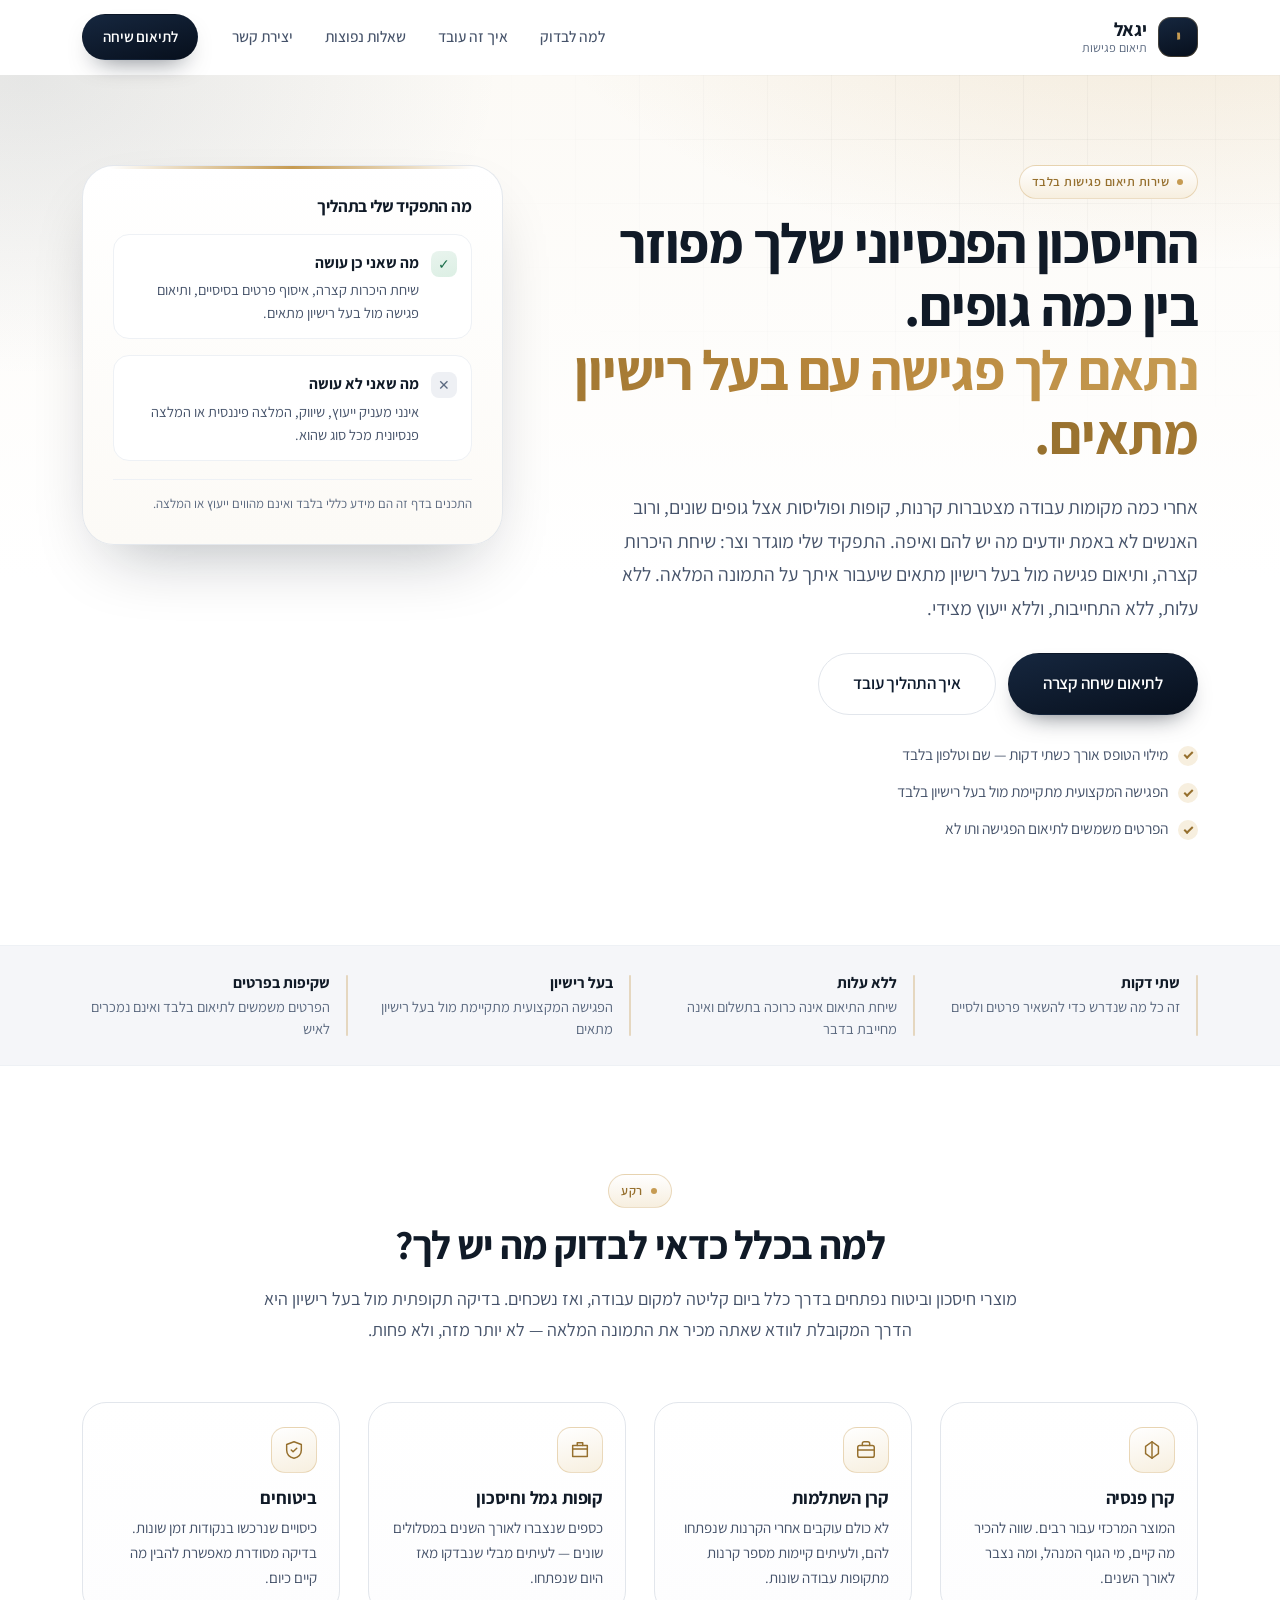
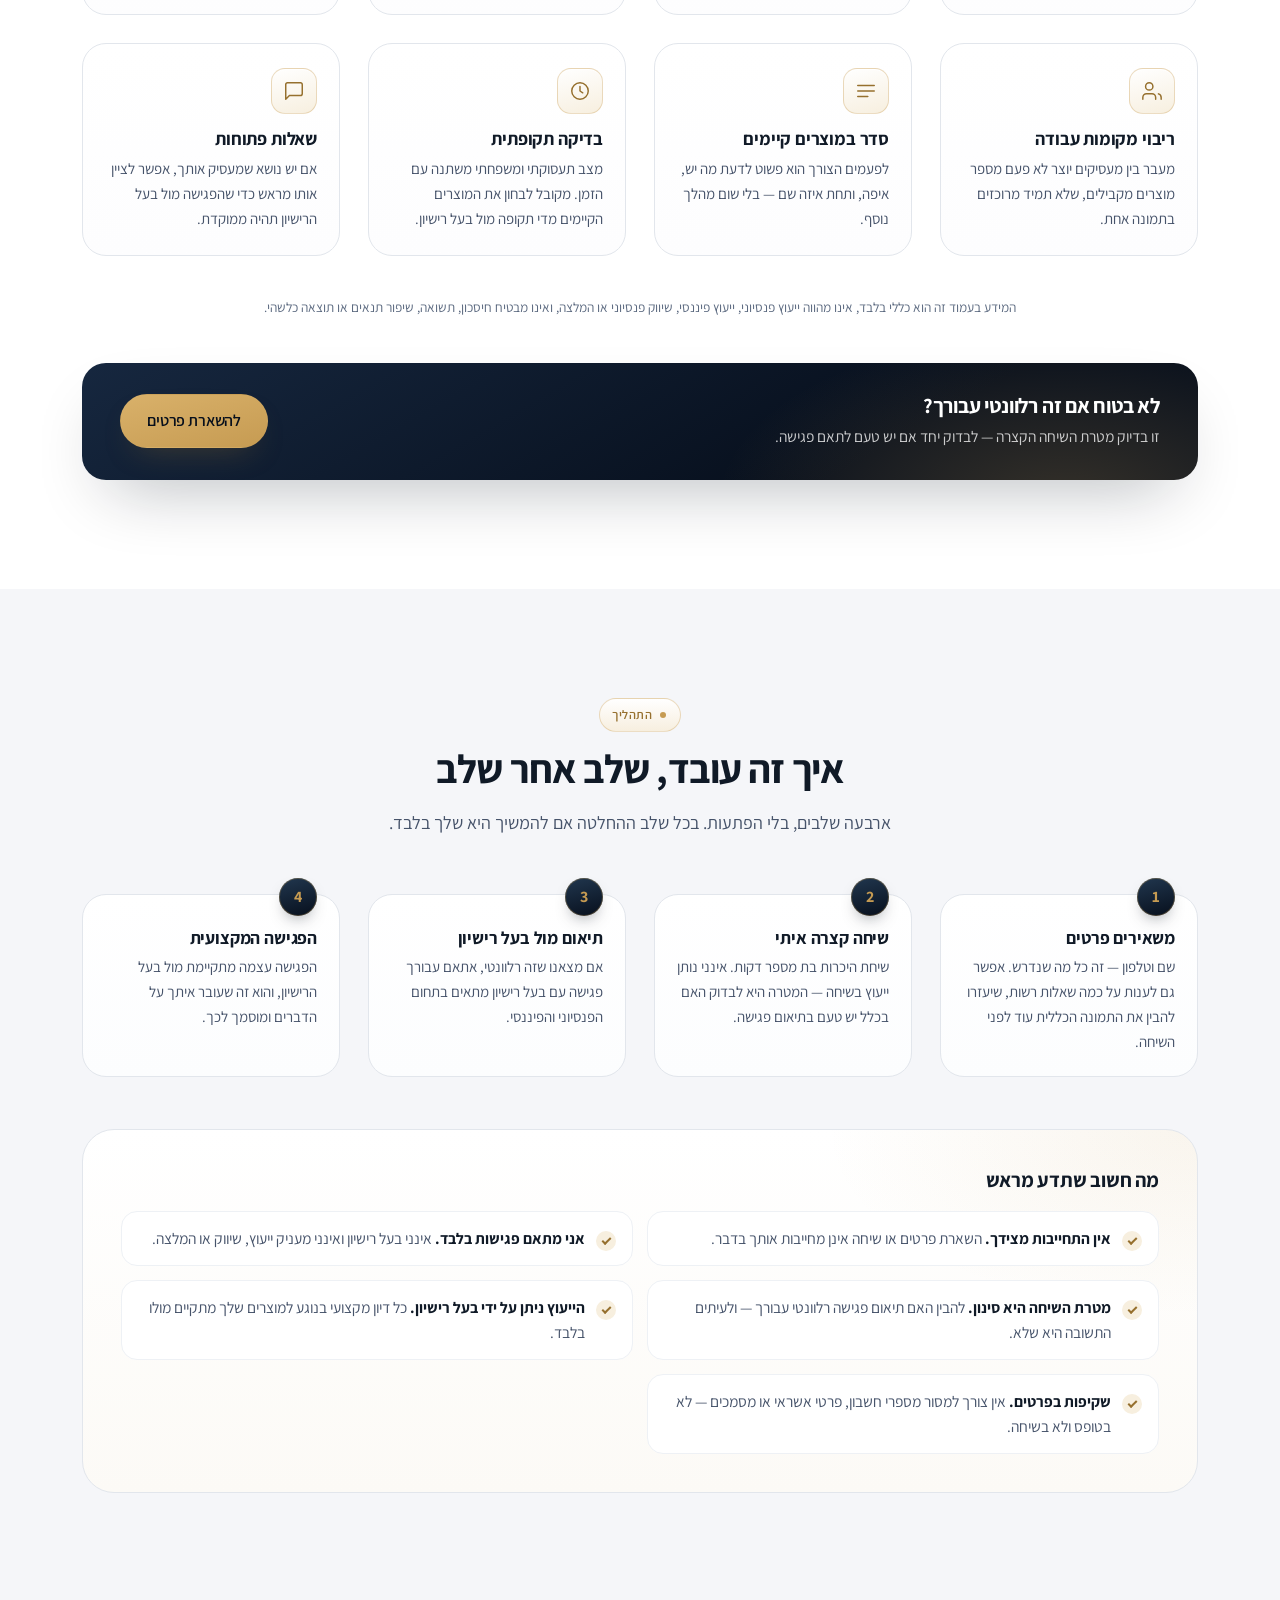
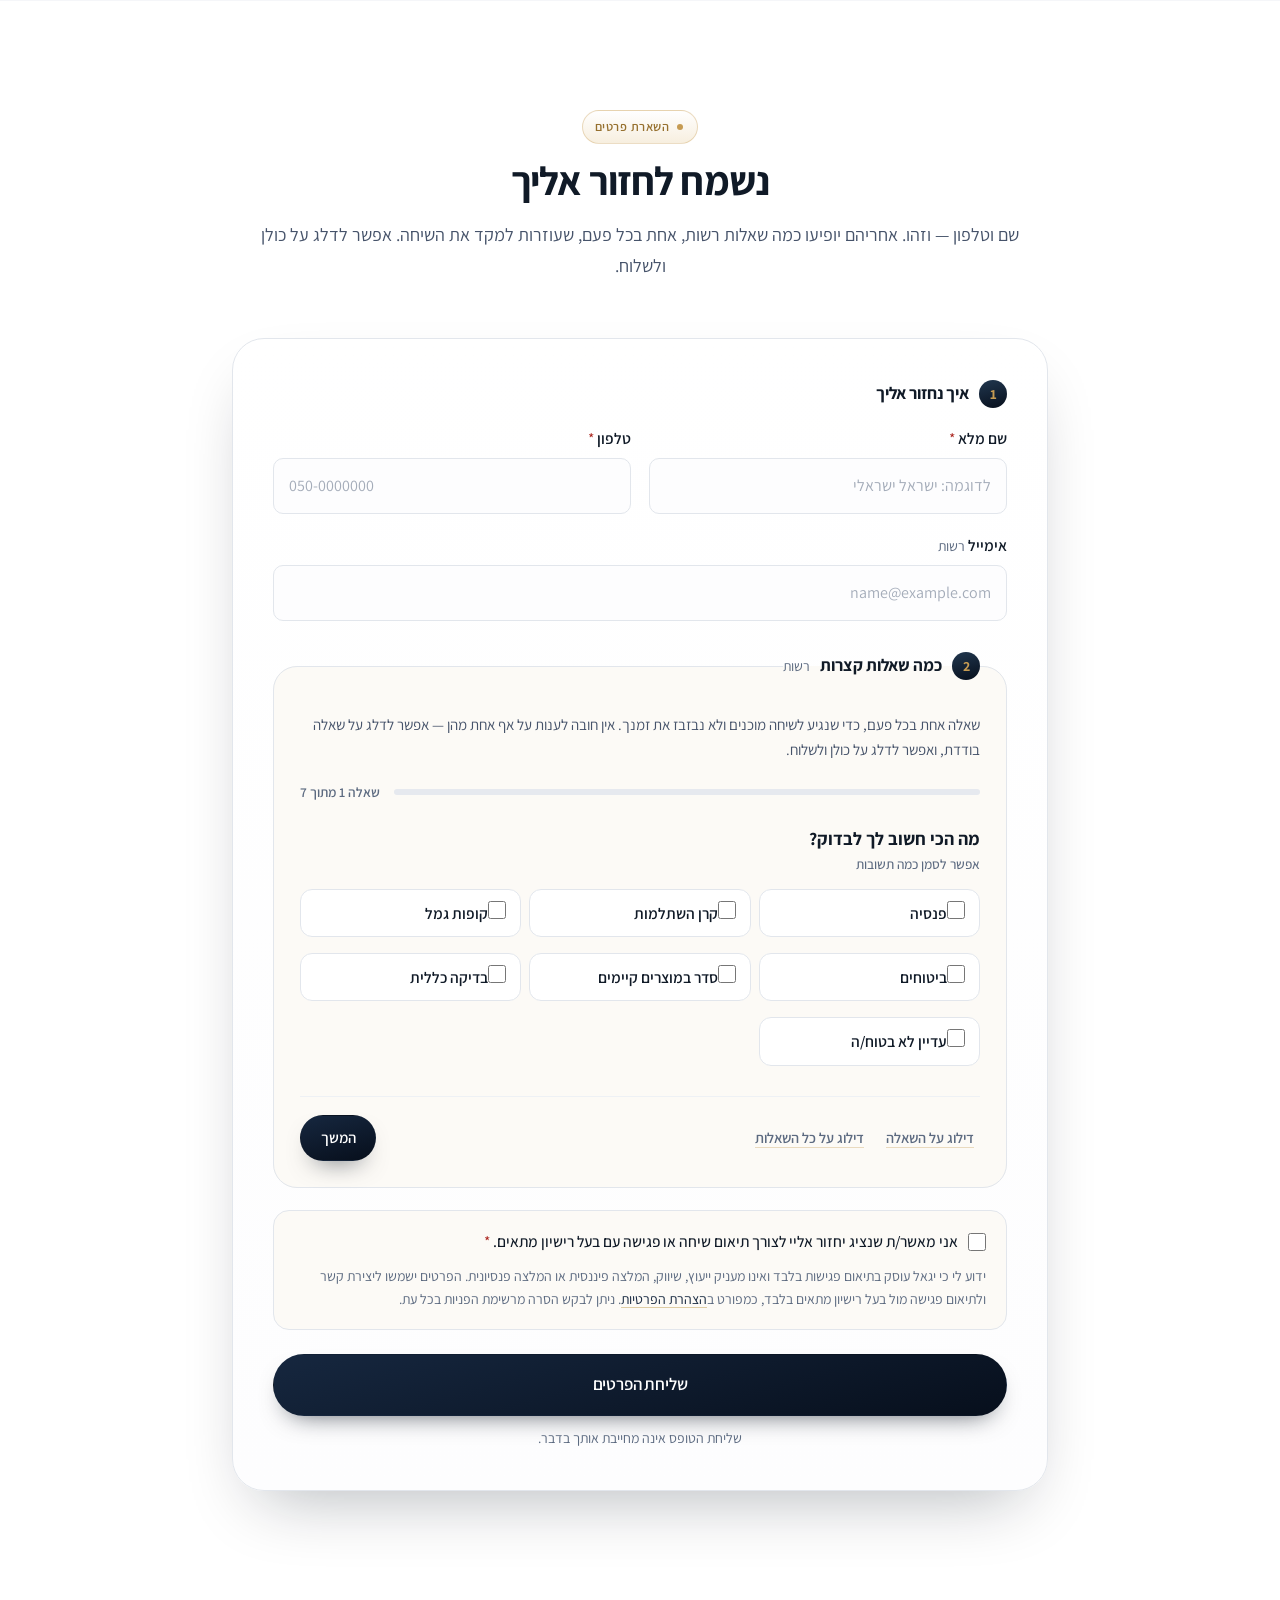
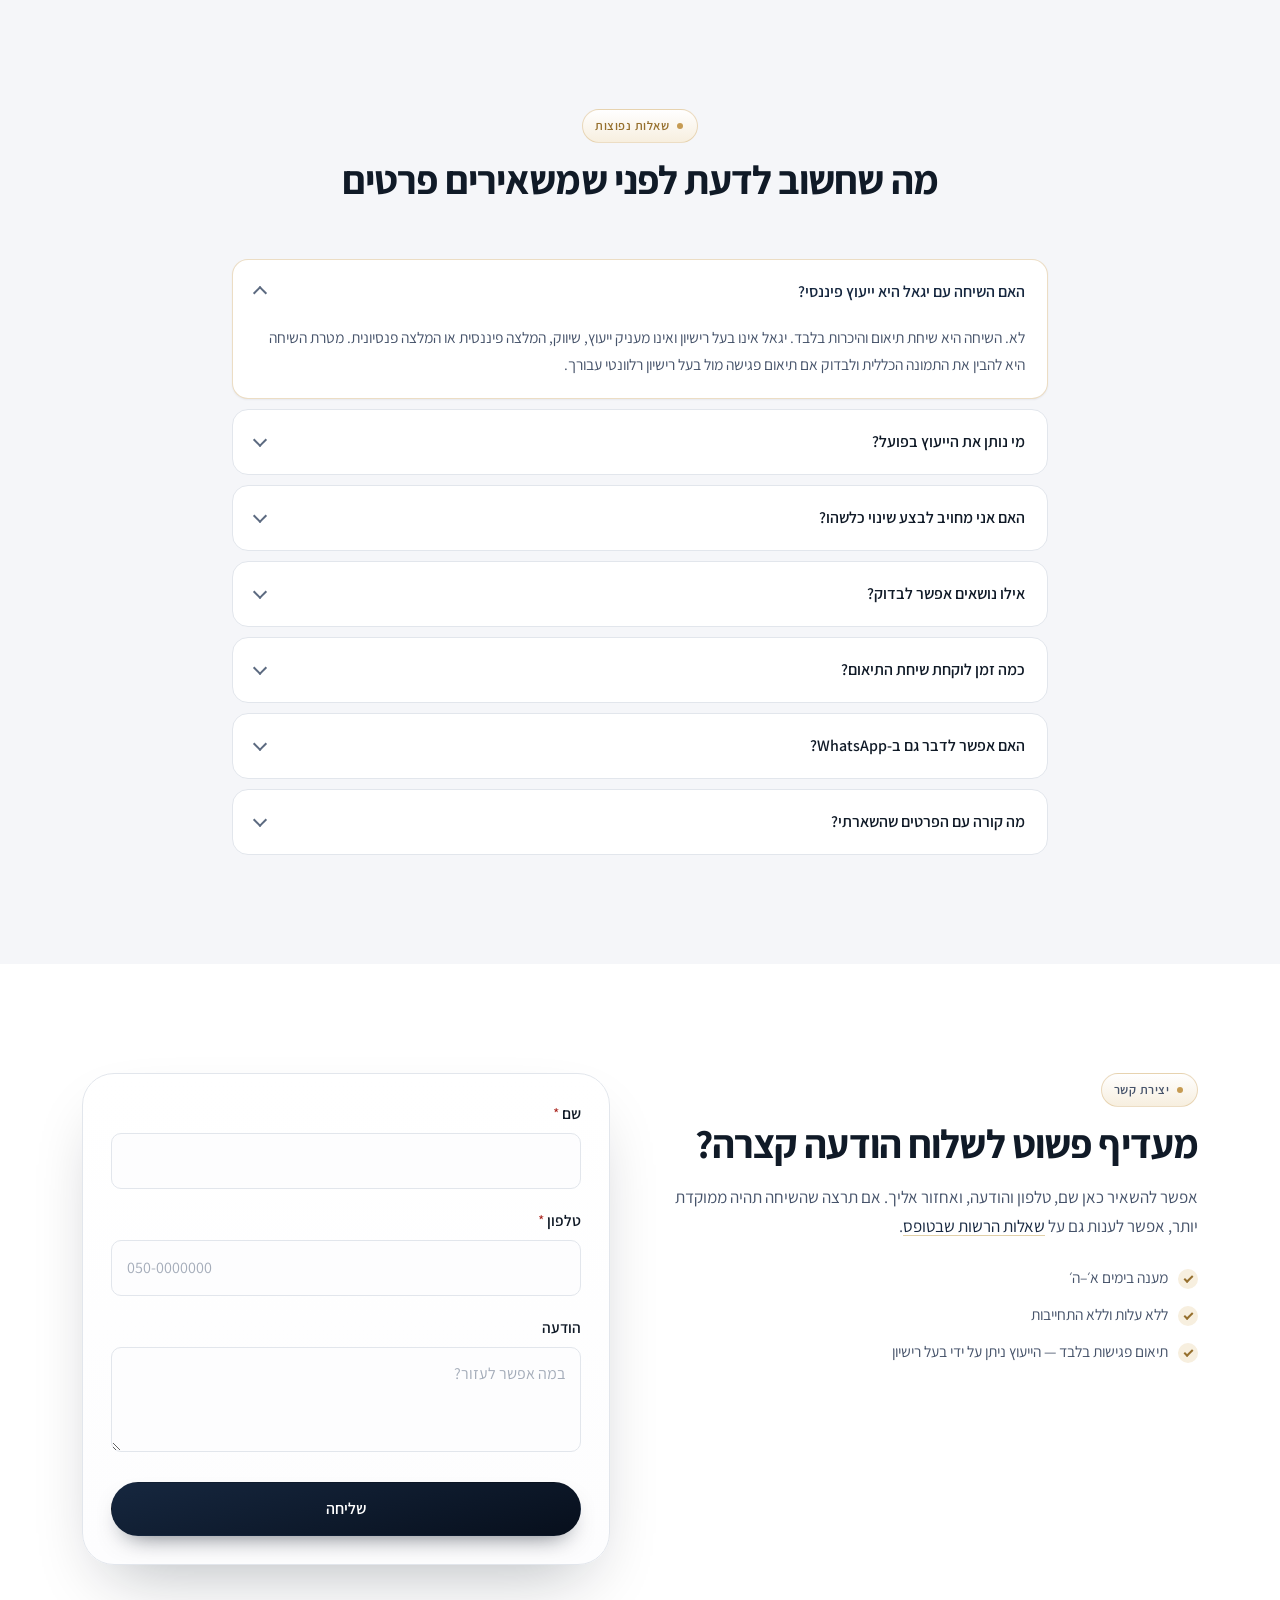
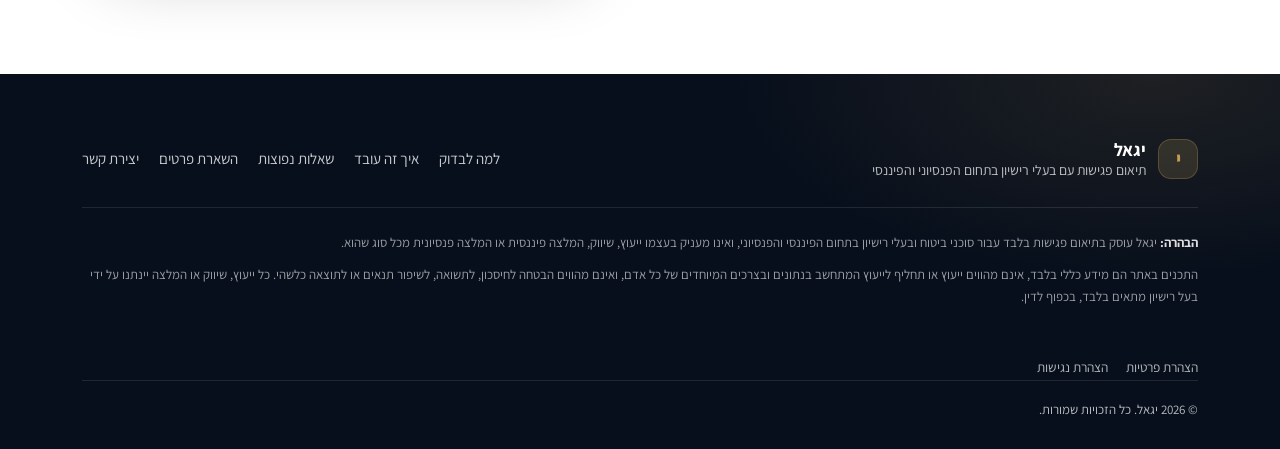
<file: index.html>
<!DOCTYPE html>
<html lang="he" dir="rtl">
<head>
<meta charset="utf-8">
<meta name="viewport" content="width=device-width, initial-scale=1, viewport-fit=cover">
<title>יגאל | תיאום פגישות עם בעלי רישיון בתחום הפנסיוני והפיננסי</title>
<meta name="description" content="שירות תיאום פגישות בלבד. משאירים פרטים, מקיימים שיחה קצרה, ומתואמת פגישה מול בעל רישיון מתאים בתחום הפנסיוני והפיננסי. ללא ייעוץ וללא התחייבות.">
<meta name="theme-color" content="#0d1a2d">
<meta name="robots" content="index, follow">
<meta property="og:type" content="website">
<meta property="og:locale" content="he_IL">
<meta property="og:title" content="יגאל | תיאום פגישות עם בעלי רישיון">
<meta property="og:description" content="שיחה קצרה, ללא התחייבות, ותיאום פגישה מול בעל רישיון מתאים.">
<link rel="preconnect" href="https://fonts.googleapis.com">
<link rel="preconnect" href="https://fonts.gstatic.com" crossorigin>
<link rel="stylesheet" href="https://fonts.googleapis.com/css2?family=Assistant:wght@300;400;500;600;700&display=swap">
<link rel="stylesheet" href="assets/css/styles.css">
<link rel="icon" href="data:image/svg+xml,<svg xmlns='http://www.w3.org/2000/svg' viewBox='0 0 100 100'><rect width='100' height='100' rx='22' fill='%230d1a2d'/><text y='.88em' x='50' text-anchor='middle' font-size='62' fill='%23c69b52' font-family='sans-serif'>%D7%99</text></svg>">
</head>
<body>

<a class="skip-link" href="#main">דילוג לתוכן הראשי</a>

<!-- ============ HEADER ============ -->
<header class="site-header" id="siteHeader">
  <div class="container header-inner">
    <a class="brand" href="#hero" aria-label="יגאל — לראש הדף">
      <span class="brand-mark" aria-hidden="true">י</span>
      <span class="brand-text">
        <span class="brand-name">יגאל</span>
        <span class="brand-sub">תיאום פגישות</span>
      </span>
    </a>

    <nav class="main-nav" aria-label="ניווט ראשי">
      <ul>
        <li><a href="#why">למה לבדוק</a></li>
        <li><a href="#process">איך זה עובד</a></li>
        <li><a href="#faq">שאלות נפוצות</a></li>
        <li><a href="#contact">יצירת קשר</a></li>
      </ul>
    </nav>

    <a class="btn btn-primary btn-sm header-cta" href="#lead-form">לתיאום שיחה</a>

    <button class="nav-toggle" id="navToggle" aria-expanded="false" aria-controls="mobileNav" aria-label="פתיחת תפריט">
      <span></span><span></span><span></span>
    </button>
  </div>

  <div class="mobile-nav" id="mobileNav" hidden>
    <ul>
      <li><a href="#why">למה לבדוק</a></li>
      <li><a href="#process">איך זה עובד</a></li>
      <li><a href="#faq">שאלות נפוצות</a></li>
      <li><a href="#contact">יצירת קשר</a></li>
      <li><a class="btn btn-primary btn-block" href="#lead-form">לתיאום שיחה</a></li>
    </ul>
  </div>
</header>

<main id="main">

  <!-- ============ HERO ============ -->
  <section class="hero" id="hero">
    <div class="hero-bg" aria-hidden="true"></div>
    <div class="container hero-inner">
      <div class="hero-copy">
        <p class="eyebrow">שירות תיאום פגישות בלבד</p>
        <h1>החיסכון הפנסיוני שלך מפוזר בין כמה גופים.<br><span class="accent">נתאם לך פגישה עם בעל רישיון מתאים.</span></h1>
        <p class="lead">
          אחרי כמה מקומות עבודה מצטברות קרנות, קופות ופוליסות אצל גופים שונים, ורוב האנשים לא באמת יודעים מה יש להם ואיפה.
          התפקיד שלי מוגדר וצר: שיחת היכרות קצרה, ותיאום פגישה מול בעל רישיון מתאים שיעבור איתך על התמונה המלאה.
          ללא עלות, ללא התחייבות, וללא ייעוץ מצידי.
        </p>

        <div class="hero-actions">
          <a class="btn btn-primary btn-lg" href="#lead-form">לתיאום שיחה קצרה</a>
          <a class="btn btn-ghost btn-lg" href="#process">איך התהליך עובד</a>
        </div>

        <ul class="hero-badges" role="list">
          <li><span class="tick" aria-hidden="true"></span>מילוי הטופס אורך כשתי דקות — שם וטלפון בלבד</li>
          <li><span class="tick" aria-hidden="true"></span>הפגישה המקצועית מתקיימת מול בעל רישיון בלבד</li>
          <li><span class="tick" aria-hidden="true"></span>הפרטים משמשים לתיאום הפגישה ותו לא</li>
        </ul>
      </div>

      <aside class="hero-card" aria-labelledby="heroCardTitle">
        <h2 id="heroCardTitle" class="hero-card-title">מה התפקיד שלי בתהליך</h2>
        <ul class="role-list" role="list">
          <li class="is-yes">
            <span class="role-icon" aria-hidden="true">✓</span>
            <div><strong>מה שאני כן עושה</strong><p>שיחת היכרות קצרה, איסוף פרטים בסיסיים, ותיאום פגישה מול בעל רישיון מתאים.</p></div>
          </li>
          <li class="is-no">
            <span class="role-icon" aria-hidden="true">✕</span>
            <div><strong>מה שאני לא עושה</strong><p>אינני מעניק ייעוץ, שיווק, המלצה פיננסית או המלצה פנסיונית מכל סוג שהוא.</p></div>
          </li>
        </ul>
        <p class="hero-card-note">התכנים בדף זה הם מידע כללי בלבד ואינם מהווים ייעוץ או המלצה.</p>
      </aside>
    </div>
  </section>

  <!-- ============ TRUST STRIP ============ -->
  <section class="trust-strip" aria-label="מה מקבלים כאן">
    <div class="container">
      <ul role="list">
        <li><b>שתי דקות</b>זה כל מה שנדרש כדי להשאיר פרטים ולסיים</li>
        <li><b>ללא עלות</b>שיחת התיאום אינה כרוכה בתשלום ואינה מחייבת בדבר</li>
        <li><b>בעל רישיון</b>הפגישה המקצועית מתקיימת מול בעל רישיון מתאים</li>
        <li><b>שקיפות בפרטים</b>הפרטים משמשים לתיאום בלבד ואינם נמכרים לאיש</li>
      </ul>
    </div>
  </section>

  <!-- ============ WHY ============ -->
  <section class="section" id="why">
    <div class="container">
      <header class="section-head">
        <p class="eyebrow">רקע</p>
        <h2>למה בכלל כדאי לבדוק מה יש לך?</h2>
        <p class="section-sub">
          מוצרי חיסכון וביטוח נפתחים בדרך כלל ביום קליטה למקום עבודה, ואז נשכחים. בדיקה תקופתית מול בעל רישיון היא הדרך המקובלת לוודא שאתה מכיר את התמונה המלאה — לא יותר מזה, ולא פחות.
        </p>
      </header>

      <div class="grid cards-4">
        <article class="card reveal">
          <span class="card-icon" aria-hidden="true">
            <svg viewBox="0 0 24 24" fill="none" stroke="currentColor" stroke-width="1.6" stroke-linecap="round" stroke-linejoin="round"><path d="M12 3 5 8v8l7 5 7-5V8z"/><path d="M12 3v18"/></svg>
          </span>
          <h3>קרן פנסיה</h3>
          <p>המוצר המרכזי עבור רבים. שווה להכיר מה קיים, מי הגוף המנהל, ומה נצבר לאורך השנים.</p>
        </article>

        <article class="card reveal">
          <span class="card-icon" aria-hidden="true">
            <svg viewBox="0 0 24 24" fill="none" stroke="currentColor" stroke-width="1.6" stroke-linecap="round" stroke-linejoin="round"><rect x="3" y="7" width="18" height="13" rx="2"/><path d="M8 7V5a2 2 0 0 1 2-2h4a2 2 0 0 1 2 2v2M3 12h18"/></svg>
          </span>
          <h3>קרן השתלמות</h3>
          <p>לא כולם עוקבים אחרי הקרנות שנפתחו להם, ולעיתים קיימות מספר קרנות מתקופות עבודה שונות.</p>
        </article>

        <article class="card reveal">
          <span class="card-icon" aria-hidden="true">
            <svg viewBox="0 0 24 24" fill="none" stroke="currentColor" stroke-width="1.6" stroke-linecap="round" stroke-linejoin="round"><path d="M4 7h16v12H4z"/><path d="M4 11h16M9 7V4h6v3"/></svg>
          </span>
          <h3>קופות גמל וחיסכון</h3>
          <p>כספים שנצברו לאורך השנים במסלולים שונים — לעיתים מבלי שנבדקו מאז היום שנפתחו.</p>
        </article>

        <article class="card reveal">
          <span class="card-icon" aria-hidden="true">
            <svg viewBox="0 0 24 24" fill="none" stroke="currentColor" stroke-width="1.6" stroke-linecap="round" stroke-linejoin="round"><path d="m12 3 8 3v6c0 4.5-3.2 7.8-8 9-4.8-1.2-8-4.5-8-9V6z"/><path d="m9 12 2 2 4-4"/></svg>
          </span>
          <h3>ביטוחים</h3>
          <p>כיסויים שנרכשו בנקודות זמן שונות. בדיקה מסודרת מאפשרת להבין מה קיים כיום.</p>
        </article>

        <article class="card reveal">
          <span class="card-icon" aria-hidden="true">
            <svg viewBox="0 0 24 24" fill="none" stroke="currentColor" stroke-width="1.6" stroke-linecap="round" stroke-linejoin="round"><path d="M16 21v-2a4 4 0 0 0-4-4H6a4 4 0 0 0-4 4v2"/><circle cx="9" cy="7" r="4"/><path d="M22 21v-2a4 4 0 0 0-3-3.87"/></svg>
          </span>
          <h3>ריבוי מקומות עבודה</h3>
          <p>מעבר בין מעסיקים יוצר לא פעם מספר מוצרים מקבילים, שלא תמיד מרוכזים בתמונה אחת.</p>
        </article>

        <article class="card reveal">
          <span class="card-icon" aria-hidden="true">
            <svg viewBox="0 0 24 24" fill="none" stroke="currentColor" stroke-width="1.6" stroke-linecap="round" stroke-linejoin="round"><path d="M3 6h18M3 12h18M3 18h11"/></svg>
          </span>
          <h3>סדר במוצרים קיימים</h3>
          <p>לפעמים הצורך הוא פשוט לדעת מה יש, איפה, ותחת איזה שם — בלי שום מהלך נוסף.</p>
        </article>

        <article class="card reveal">
          <span class="card-icon" aria-hidden="true">
            <svg viewBox="0 0 24 24" fill="none" stroke="currentColor" stroke-width="1.6" stroke-linecap="round" stroke-linejoin="round"><circle cx="12" cy="12" r="9"/><path d="M12 7v5l3 2"/></svg>
          </span>
          <h3>בדיקה תקופתית</h3>
          <p>מצב תעסוקתי ומשפחתי משתנה עם הזמן. מקובל לבחון את המוצרים הקיימים מדי תקופה מול בעל רישיון.</p>
        </article>

        <article class="card reveal">
          <span class="card-icon" aria-hidden="true">
            <svg viewBox="0 0 24 24" fill="none" stroke="currentColor" stroke-width="1.6" stroke-linecap="round" stroke-linejoin="round"><path d="M21 15a2 2 0 0 1-2 2H7l-4 4V5a2 2 0 0 1 2-2h14a2 2 0 0 1 2 2z"/></svg>
          </span>
          <h3>שאלות פתוחות</h3>
          <p>אם יש נושא שמעסיק אותך, אפשר לציין אותו מראש כדי שהפגישה מול בעל הרישיון תהיה ממוקדת.</p>
        </article>
      </div>

      <p class="disclaimer-inline">
        המידע בעמוד זה הוא כללי בלבד, אינו מהווה ייעוץ פנסיוני, ייעוץ פיננסי, שיווק פנסיוני או המלצה, ואינו מבטיח חיסכון, תשואה, שיפור תנאים או תוצאה כלשהי.
      </p>

      <div class="mid-cta reveal">
        <div>
          <h3>לא בטוח אם זה רלוונטי עבורך?</h3>
          <p>זו בדיוק מטרת השיחה הקצרה — לבדוק יחד אם יש טעם לתאם פגישה.</p>
        </div>
        <a class="btn btn-primary" href="#lead-form">להשארת פרטים</a>
      </div>
    </div>
  </section>

  <!-- ============ PROCESS / TRUST ============ -->
  <section class="section section-alt" id="process">
    <div class="container">
      <header class="section-head">
        <p class="eyebrow">התהליך</p>
        <h2>איך זה עובד, שלב אחר שלב</h2>
        <p class="section-sub">ארבעה שלבים, בלי הפתעות. בכל שלב ההחלטה אם להמשיך היא שלך בלבד.</p>
      </header>

      <ol class="steps" role="list">
        <li class="step reveal">
          <span class="step-num" aria-hidden="true">1</span>
          <h3>משאירים פרטים</h3>
          <p>שם וטלפון — זה כל מה שנדרש. אפשר גם לענות על כמה שאלות רשות, שיעזרו להבין את התמונה הכללית עוד לפני השיחה.</p>
        </li>
        <li class="step reveal">
          <span class="step-num" aria-hidden="true">2</span>
          <h3>שיחה קצרה איתי</h3>
          <p>שיחת היכרות בת מספר דקות. אינני נותן ייעוץ בשיחה — המטרה היא לבדוק האם בכלל יש טעם בתיאום פגישה.</p>
        </li>
        <li class="step reveal">
          <span class="step-num" aria-hidden="true">3</span>
          <h3>תיאום מול בעל רישיון</h3>
          <p>אם מצאנו שזה רלוונטי, אתאם עבורך פגישה עם בעל רישיון מתאים בתחום הפנסיוני והפיננסי.</p>
        </li>
        <li class="step reveal">
          <span class="step-num" aria-hidden="true">4</span>
          <h3>הפגישה המקצועית</h3>
          <p>הפגישה עצמה מתקיימת מול בעל הרישיון, והוא זה שעובר איתך על הדברים ומוסמך לכך.</p>
        </li>
      </ol>

      <div class="trust-panel reveal">
        <h3 class="trust-title">מה חשוב שתדע מראש</h3>
        <ul class="trust-list" role="list">
          <li><span class="tick" aria-hidden="true"></span><div><strong>אין התחייבות מצידך.</strong> השארת פרטים או שיחה אינן מחייבות אותך בדבר.</div></li>
          <li><span class="tick" aria-hidden="true"></span><div><strong>אני מתאם פגישות בלבד.</strong> אינני בעל רישיון ואינני מעניק ייעוץ, שיווק או המלצה.</div></li>
          <li><span class="tick" aria-hidden="true"></span><div><strong>מטרת השיחה היא סינון.</strong> להבין האם תיאום פגישה רלוונטי עבורך — ולעיתים התשובה היא שלא.</div></li>
          <li><span class="tick" aria-hidden="true"></span><div><strong>הייעוץ ניתן על ידי בעל רישיון.</strong> כל דיון מקצועי בנוגע למוצרים שלך מתקיים מולו בלבד.</div></li>
          <li><span class="tick" aria-hidden="true"></span><div><strong>שקיפות בפרטים.</strong> אין צורך למסור מספרי חשבון, פרטי אשראי או מסמכים — לא בטופס ולא בשיחה.</div></li>
        </ul>
      </div>
    </div>
  </section>

  <!-- ============ LEAD FORM ============ -->
  <section class="section" id="lead-form">
    <div class="container container-narrow">
      <header class="section-head">
        <p class="eyebrow">השארת פרטים</p>
        <h2>נשמח לחזור אליך</h2>
        <p class="section-sub">
          שם וטלפון — וזהו. אחריהם יופיעו כמה שאלות רשות, אחת בכל פעם, שעוזרות למקד את השיחה. אפשר לדלג על כולן ולשלוח.
        </p>
      </header>

      <div class="form-wrap">
        <form id="leadForm" class="form" novalidate>
          <div class="hp" aria-hidden="true">
            <label for="company">אל תמלא/י שדה זה</label>
            <input type="text" id="company" name="company" tabindex="-1" autocomplete="off">
          </div>

          <fieldset class="fs">
            <legend class="fs-legend"><span class="fs-num">1</span>איך נחזור אליך</legend>

            <div class="field-row">
              <div class="field">
                <label for="fullName">שם מלא <span class="req" aria-hidden="true">*</span></label>
                <input type="text" id="fullName" name="fullName" autocomplete="name" required
                       data-rule="name" aria-describedby="err-fullName" placeholder="לדוגמה: ישראל ישראלי">
                <p class="err" id="err-fullName" role="alert" hidden></p>
              </div>

              <div class="field">
                <label for="phone">טלפון <span class="req" aria-hidden="true">*</span></label>
                <input type="tel" id="phone" name="phone" autocomplete="tel" inputmode="tel" required
                       data-rule="phone" aria-describedby="err-phone" placeholder="050-0000000">
                <p class="err" id="err-phone" role="alert" hidden></p>
              </div>
            </div>

            <div class="field">
              <label for="email">אימייל <span class="opt">רשות</span></label>
              <input type="email" id="email" name="email" autocomplete="email" inputmode="email"
                     data-rule="email" aria-describedby="err-email" placeholder="name@example.com">
              <p class="err" id="err-email" role="alert" hidden></p>
            </div>
          </fieldset>

          <fieldset class="fs wizard" id="qWizard">
            <legend class="fs-legend"><span class="fs-num">2</span>כמה שאלות קצרות <span class="opt">רשות</span></legend>
            <p class="wiz-intro">
              שאלה אחת בכל פעם, כדי שנגיע לשיחה מוכנים ולא נבזבז את זמנך. אין חובה לענות על אף אחת מהן —
              אפשר לדלג על שאלה בודדת, ואפשר לדלג על כולן ולשלוח.
            </p>

            <div class="wiz-head">
              <span class="wiz-progress" role="progressbar" aria-valuemin="0" aria-valuemax="7" aria-valuenow="1" aria-label="התקדמות בשאלות" id="wizProgress">
                <span class="wiz-bar" id="wizBar"></span>
              </span>
              <p class="wiz-count" id="wizCount" aria-live="polite">שאלה 1 מתוך 7</p>
            </div>

            <div class="wiz-track" id="wizTrack">

              <div class="wiz-step" data-advance="manual">
                <div class="field">
                  <span class="q-label" id="q-topics">מה הכי חשוב לך לבדוק? <span class="opt">אפשר לסמן כמה תשובות</span></span>
                  <div class="choices choices-grid" role="group" aria-labelledby="q-topics">
                    <label class="choice"><input type="checkbox" name="topics" value="פנסיה"><span>פנסיה</span></label>
                    <label class="choice"><input type="checkbox" name="topics" value="קרן השתלמות"><span>קרן השתלמות</span></label>
                    <label class="choice"><input type="checkbox" name="topics" value="קופות גמל"><span>קופות גמל</span></label>
                    <label class="choice"><input type="checkbox" name="topics" value="ביטוחים"><span>ביטוחים</span></label>
                    <label class="choice"><input type="checkbox" name="topics" value="איחוד / סדר במוצרים קיימים"><span>סדר במוצרים קיימים</span></label>
                    <label class="choice"><input type="checkbox" name="topics" value="בדיקה כללית"><span>בדיקה כללית</span></label>
                    <label class="choice"><input type="checkbox" name="topics" value="עדיין לא בטוח/ה"><span>עדיין לא בטוח/ה</span></label>
                  </div>
                </div>
              </div>

              <div class="wiz-step" data-advance="manual" hidden>
                <div class="field">
                  <span class="q-label" id="q-situation">מה מהמשפטים הבאים מתאר את המצב שלך? <span class="opt">אפשר לסמן כמה תשובות</span></span>
                  <div class="choices choices-grid" role="group" aria-labelledby="q-situation">
                    <label class="choice"><input type="checkbox" name="situation" value="יש לי קרן פנסיה פעילה"><span>יש לי קרן פנסיה פעילה</span></label>
                    <label class="choice"><input type="checkbox" name="situation" value="יש לי קרן השתלמות"><span>יש לי קרן השתלמות</span></label>
                    <label class="choice"><input type="checkbox" name="situation" value="עבדתי בכמה מקומות עבודה"><span>עבדתי בכמה מקומות עבודה</span></label>
                    <label class="choice"><input type="checkbox" name="situation" value="החלפתי מקום עבודה לאחרונה"><span>החלפתי מקום עבודה לאחרונה</span></label>
                    <label class="choice"><input type="checkbox" name="situation" value="יש לי מוצרים מכמה מעסיקים"><span>יש לי מוצרים מכמה מעסיקים</span></label>
                    <label class="choice"><input type="checkbox" name="situation" value="לא בטוח/ה מה יש לי"><span>לא בטוח/ה מה יש לי</span></label>
                  </div>
                </div>
              </div>

              <div class="wiz-step" data-advance="auto" hidden>
                <div class="field">
                  <span class="q-label" id="q-lastReview">מתי בפעם האחרונה עברת על החסכונות שלך עם בעל רישיון?</span>
                  <div class="choices choices-grid" role="radiogroup" aria-labelledby="q-lastReview">
                    <label class="choice"><input type="radio" name="lastReview" value="בשנה האחרונה"><span>בשנה האחרונה</span></label>
                    <label class="choice"><input type="radio" name="lastReview" value="לפני יותר משנה"><span>לפני יותר משנה</span></label>
                    <label class="choice"><input type="radio" name="lastReview" value="אף פעם / לא זוכר"><span>אף פעם, או שאינני זוכר/ת</span></label>
                  </div>
                </div>
              </div>

              <div class="wiz-step" data-advance="auto" hidden>
                <div class="field">
                  <span class="q-label" id="q-ageRange">מה טווח הגילאים שלך? <span class="opt">עוזר להבין את התמונה הכללית</span></span>
                  <div class="choices choices-grid" role="radiogroup" aria-labelledby="q-ageRange">
                    <label class="choice"><input type="radio" name="ageRange" value="עד 25"><span>עד 25</span></label>
                    <label class="choice"><input type="radio" name="ageRange" value="26–35"><span>26–35</span></label>
                    <label class="choice"><input type="radio" name="ageRange" value="36–45"><span>36–45</span></label>
                    <label class="choice"><input type="radio" name="ageRange" value="46–55"><span>46–55</span></label>
                    <label class="choice"><input type="radio" name="ageRange" value="56–67"><span>56–67</span></label>
                    <label class="choice"><input type="radio" name="ageRange" value="67 ומעלה"><span>67 ומעלה</span></label>
                  </div>
                </div>
              </div>

              <div class="wiz-step" data-advance="auto" hidden>
                <div class="field">
                  <span class="q-label" id="q-contactMethod">איך נוח לך שנחזור אליך?</span>
                  <div class="choices choices-grid" role="radiogroup" aria-labelledby="q-contactMethod">
                    <label class="choice"><input type="radio" name="contactMethod" value="טלפון"><span>שיחת טלפון</span></label>
                    <label class="choice"><input type="radio" name="contactMethod" value="WhatsApp"><span>WhatsApp</span></label>
                    <label class="choice"><input type="radio" name="contactMethod" value="אימייל"><span>אימייל</span></label>
                  </div>
                </div>
              </div>

              <div class="wiz-step" data-advance="auto" hidden>
                <div class="field">
                  <span class="q-label" id="q-contactTime">באיזו שעה נוח לך שנדבר?</span>
                  <div class="choices choices-grid" role="radiogroup" aria-labelledby="q-contactTime">
                    <label class="choice"><input type="radio" name="contactTime" value="בוקר"><span>בוקר</span></label>
                    <label class="choice"><input type="radio" name="contactTime" value="צהריים"><span>צהריים</span></label>
                    <label class="choice"><input type="radio" name="contactTime" value="ערב"><span>ערב</span></label>
                    <label class="choice"><input type="radio" name="contactTime" value="גמיש"><span>גמיש, מתי שנוח לך</span></label>
                  </div>
                </div>
              </div>

              <div class="wiz-step" data-advance="manual" hidden>
                <div class="field">
                  <label for="notes" class="q-label">משהו נוסף שחשוב שנדע לפני השיחה?</label>
                  <textarea id="notes" name="notes" rows="4" maxlength="1000"
                            placeholder="אפשר לכתוב כאן כל דבר שיעזור להתכונן לשיחה. אין צורך בפרטים פיננסיים, במספרי חשבון או במסמכים."></textarea>
                  <p class="hint"><span id="notesCount">0</span>/1000 תווים</p>
                </div>
              </div>

            </div>

            <div class="wiz-done" id="wizDone" hidden tabindex="-1">
              <span class="wiz-done-icon" aria-hidden="true">
                <svg viewBox="0 0 24 24" fill="none" stroke="currentColor" stroke-width="2" stroke-linecap="round" stroke-linejoin="round"><path d="m5 13 4 4L19 7"/></svg>
              </span>
              <h3>סיימת את השאלות</h3>
              <p>נשאר רק לאשר את ההסכמה למטה ולשלוח. אפשר לחזור ולערוך כל תשובה.</p>
              <div class="wiz-summary" id="wizSummary"></div>
            </div>

            <div class="wiz-nav" id="wizNav">
              <button type="button" class="wiz-link" data-wiz="prev" hidden>לשאלה הקודמת</button>
              <button type="button" class="wiz-link" data-wiz="skip">דילוג על השאלה</button>
              <button type="button" class="wiz-link" data-wiz="all">דילוג על כל השאלות</button>
              <button type="button" class="btn btn-primary btn-sm wiz-next" data-wiz="next">המשך</button>
            </div>
          </fieldset>

          <div class="consent">
            <label class="choice choice-consent">
              <input type="checkbox" id="consent" name="consent" data-rule="consent" aria-describedby="err-consent">
              <span>אני מאשר/ת שנציג יחזור אליי לצורך תיאום שיחה או פגישה עם בעל רישיון מתאים. <span class="req" aria-hidden="true">*</span></span>
            </label>
            <p class="err" id="err-consent" role="alert" hidden></p>
            <p class="consent-note">
              ידוע לי כי יגאל עוסק בתיאום פגישות בלבד ואינו מעניק ייעוץ, שיווק, המלצה פיננסית או המלצה פנסיונית.
              הפרטים ישמשו ליצירת קשר ולתיאום פגישה מול בעל רישיון מתאים בלבד, כמפורט ב<a href="privacy.html">הצהרת הפרטיות</a>.
              ניתן לבקש הסרה מרשימת הפניות בכל עת.
            </p>
          </div>

          <div class="form-actions">
            <button type="submit" class="btn btn-primary btn-lg btn-block" id="leadSubmit">
              <span class="btn-label">שליחת הפרטים</span>
              <span class="spinner" aria-hidden="true"></span>
            </button>
            <p class="form-foot">שליחת הטופס אינה מחייבת אותך בדבר.</p>
          </div>

          <p class="form-error-summary" id="leadFormError" role="alert" hidden></p>
        </form>

        <div class="success" id="leadSuccess" hidden tabindex="-1">
          <span class="success-icon" aria-hidden="true">
            <svg viewBox="0 0 24 24" fill="none" stroke="currentColor" stroke-width="2" stroke-linecap="round" stroke-linejoin="round"><path d="m5 13 4 4L19 7"/></svg>
          </span>
          <h3>הפרטים התקבלו, תודה!</h3>
          <p>אחזור אליך בזמן שציינת לשיחה קצרה. אם נמצא שזה רלוונטי, אתאם עבורך פגישה עם בעל רישיון מתאים.</p>
          <button type="button" class="btn btn-ghost" id="leadReset">מילוי טופס נוסף</button>
        </div>
      </div>
    </div>
  </section>

  <!-- ============ FAQ ============ -->
  <section class="section section-alt" id="faq">
    <div class="container container-narrow">
      <header class="section-head">
        <p class="eyebrow">שאלות נפוצות</p>
        <h2>מה שחשוב לדעת לפני שמשאירים פרטים</h2>
      </header>

      <div class="faq">
        <details class="faq-item" open>
          <summary><span>האם השיחה עם יגאל היא ייעוץ פיננסי?</span></summary>
          <div class="faq-body"><p>לא. השיחה היא שיחת תיאום והיכרות בלבד. יגאל אינו בעל רישיון ואינו מעניק ייעוץ, שיווק, המלצה פיננסית או המלצה פנסיונית. מטרת השיחה היא להבין את התמונה הכללית ולבדוק אם תיאום פגישה מול בעל רישיון רלוונטי עבורך.</p></div>
        </details>

        <details class="faq-item">
          <summary><span>מי נותן את הייעוץ בפועל?</span></summary>
          <div class="faq-body"><p>בעל רישיון מתאים בתחום הפנסיוני והפיננסי. הפגישה המקצועית מתקיימת מולו בלבד, והוא זה שמוסמך לעבור איתך על המוצרים הקיימים ולהתייחס אליהם.</p></div>
        </details>

        <details class="faq-item">
          <summary><span>האם אני מחויב לבצע שינוי כלשהו?</span></summary>
          <div class="faq-body"><p>לא. אין שום התחייבות — לא בהשארת הפרטים, לא בשיחה ולא בפגישה עצמה. גם לאחר הפגישה ההחלטה נתונה לך בלבד.</p></div>
        </details>

        <details class="faq-item">
          <summary><span>אילו נושאים אפשר לבדוק?</span></summary>
          <div class="faq-body"><p>בין היתר קרן פנסיה, קרן השתלמות, קופות גמל וחיסכון, ביטוחים, ומוצרים שהצטברו ממקומות עבודה שונים. בטופס אפשר לסמן מה מעניין אותך, וכך הפגישה מול בעל הרישיון תהיה ממוקדת יותר.</p></div>
        </details>

        <details class="faq-item">
          <summary><span>כמה זמן לוקחת שיחת התיאום?</span></summary>
          <div class="faq-body"><p>בדרך כלל מספר דקות. זו שיחה קצרה שנועדה להיכרות ולתיאום בלבד, ולא לדיון מקצועי במוצרים שלך.</p></div>
        </details>

        <details class="faq-item">
          <summary><span>האם אפשר לדבר גם ב‑WhatsApp?</span></summary>
          <div class="faq-body"><p>כן. בטופס אפשר לבחור WhatsApp כדרך ההתקשרות המועדפת, ואחזור אליך בהתאם.</p></div>
        </details>

        <details class="faq-item">
          <summary><span>מה קורה עם הפרטים שהשארתי?</span></summary>
          <div class="faq-body"><p>הפרטים משמשים ליצירת קשר ולתיאום הפגישה בלבד, ונמסרים לבעל הרישיון רק לצורך קיום הפגישה שתיאמת. אין צורך למסור מספרי חשבון, פרטי אשראי, תעודת זהות או מסמכים, ואיננו מוכרים או משכירים את הפרטים לאיש. ניתן לבקש עיון, תיקון או הסרה בכל עת — הפירוט המלא מופיע ב<a href="privacy.html">הצהרת הפרטיות</a>.</p></div>
        </details>
      </div>
    </div>
  </section>

  <!-- ============ CONTACT ============ -->
  <section class="section contact-section" id="contact">
    <div class="container">
      <div class="contact-grid">
        <div class="contact-copy">
          <p class="eyebrow">יצירת קשר</p>
          <h2>מעדיף פשוט לשלוח הודעה קצרה?</h2>
          <p>אפשר להשאיר כאן שם, טלפון והודעה, ואחזור אליך. אם תרצה שהשיחה תהיה ממוקדת יותר, אפשר לענות גם על <a href="#lead-form">שאלות הרשות שבטופס</a>.</p>
          <ul class="contact-points" role="list">
            <li><span class="tick" aria-hidden="true"></span>מענה בימים א׳–ה׳</li>
            <li><span class="tick" aria-hidden="true"></span>ללא עלות וללא התחייבות</li>
            <li><span class="tick" aria-hidden="true"></span>תיאום פגישות בלבד — הייעוץ ניתן על ידי בעל רישיון</li>
          </ul>
        </div>

        <div class="form-wrap form-wrap-compact">
          <form id="contactForm" class="form" novalidate>
            <div class="hp" aria-hidden="true">
              <label for="website">אל תמלא/י שדה זה</label>
              <input type="text" id="website" name="website" tabindex="-1" autocomplete="off">
            </div>

            <div class="field">
              <label for="cName">שם <span class="req" aria-hidden="true">*</span></label>
              <input type="text" id="cName" name="fullName" autocomplete="name" required data-rule="name" aria-describedby="err-cName">
              <p class="err" id="err-cName" role="alert" hidden></p>
            </div>

            <div class="field">
              <label for="cPhone">טלפון <span class="req" aria-hidden="true">*</span></label>
              <input type="tel" id="cPhone" name="phone" autocomplete="tel" inputmode="tel" required data-rule="phone" aria-describedby="err-cPhone" placeholder="050-0000000">
              <p class="err" id="err-cPhone" role="alert" hidden></p>
            </div>

            <div class="field">
              <label for="cMessage">הודעה</label>
              <textarea id="cMessage" name="message" rows="3" maxlength="600" placeholder="במה אפשר לעזור?"></textarea>
            </div>

            <button type="submit" class="btn btn-primary btn-block" id="contactSubmit">
              <span class="btn-label">שליחה</span>
              <span class="spinner" aria-hidden="true"></span>
            </button>
            <p class="form-error-summary" id="contactFormError" role="alert" hidden></p>
          </form>

          <div class="success success-compact" id="contactSuccess" hidden tabindex="-1">
            <span class="success-icon" aria-hidden="true">
              <svg viewBox="0 0 24 24" fill="none" stroke="currentColor" stroke-width="2" stroke-linecap="round" stroke-linejoin="round"><path d="m5 13 4 4L19 7"/></svg>
            </span>
            <h3>ההודעה נשלחה</h3>
            <p>תודה, אחזור אליך בהקדם.</p>
            <button type="button" class="btn btn-ghost btn-sm" id="contactReset">שליחת הודעה נוספת</button>
          </div>
        </div>
      </div>
    </div>
  </section>

</main>

<!-- ============ FOOTER ============ -->
<footer class="site-footer">
  <div class="container">
    <div class="footer-top">
      <div class="footer-brand">
        <span class="brand-mark" aria-hidden="true">י</span>
        <div>
          <p class="footer-name">יגאל</p>
          <p class="footer-role">תיאום פגישות עם בעלי רישיון בתחום הפנסיוני והפיננסי</p>
        </div>
      </div>
      <nav class="footer-nav" aria-label="ניווט תחתון">
        <a href="#why">למה לבדוק</a>
        <a href="#process">איך זה עובד</a>
        <a href="#faq">שאלות נפוצות</a>
        <a href="#lead-form">השארת פרטים</a>
        <a href="#contact">יצירת קשר</a>
      </nav>
    </div>

    <div class="footer-disclaimer">
      <p>
        <strong>הבהרה:</strong> יגאל עוסק בתיאום פגישות בלבד עבור סוכני ביטוח ובעלי רישיון בתחום הפיננסי והפנסיוני, ואינו מעניק בעצמו ייעוץ, שיווק, המלצה פיננסית או המלצה פנסיונית מכל סוג שהוא.
      </p>
      <p>
        התכנים באתר הם מידע כללי בלבד, אינם מהווים ייעוץ או תחליף לייעוץ המתחשב בנתונים ובצרכים המיוחדים של כל אדם, ואינם מהווים הבטחה לחיסכון, לתשואה, לשיפור תנאים או לתוצאה כלשהי. כל ייעוץ, שיווק או המלצה יינתנו על ידי בעל רישיון מתאים בלבד, בכפוף לדין.
      </p>
    </div>

    <div class="footer-legal">
      <a href="privacy.html">הצהרת פרטיות</a>
      <a href="accessibility.html">הצהרת נגישות</a>
    </div>

    <p class="copy">© <span id="year">2026</span> יגאל. כל הזכויות שמורות.</p>
  </div>
</footer>

<a class="floating-cta" href="#lead-form" id="floatingCta">
  <svg viewBox="0 0 24 24" fill="none" stroke="currentColor" stroke-width="1.8" stroke-linecap="round" stroke-linejoin="round" aria-hidden="true"><path d="M21 15a2 2 0 0 1-2 2H7l-4 4V5a2 2 0 0 1 2-2h14a2 2 0 0 1 2 2z"/></svg>
  <span>לתיאום שיחה</span>
</a>

<script src="assets/js/config.js"></script>
<script src="assets/js/main.js" defer></script>
</body>
</html>
</file>
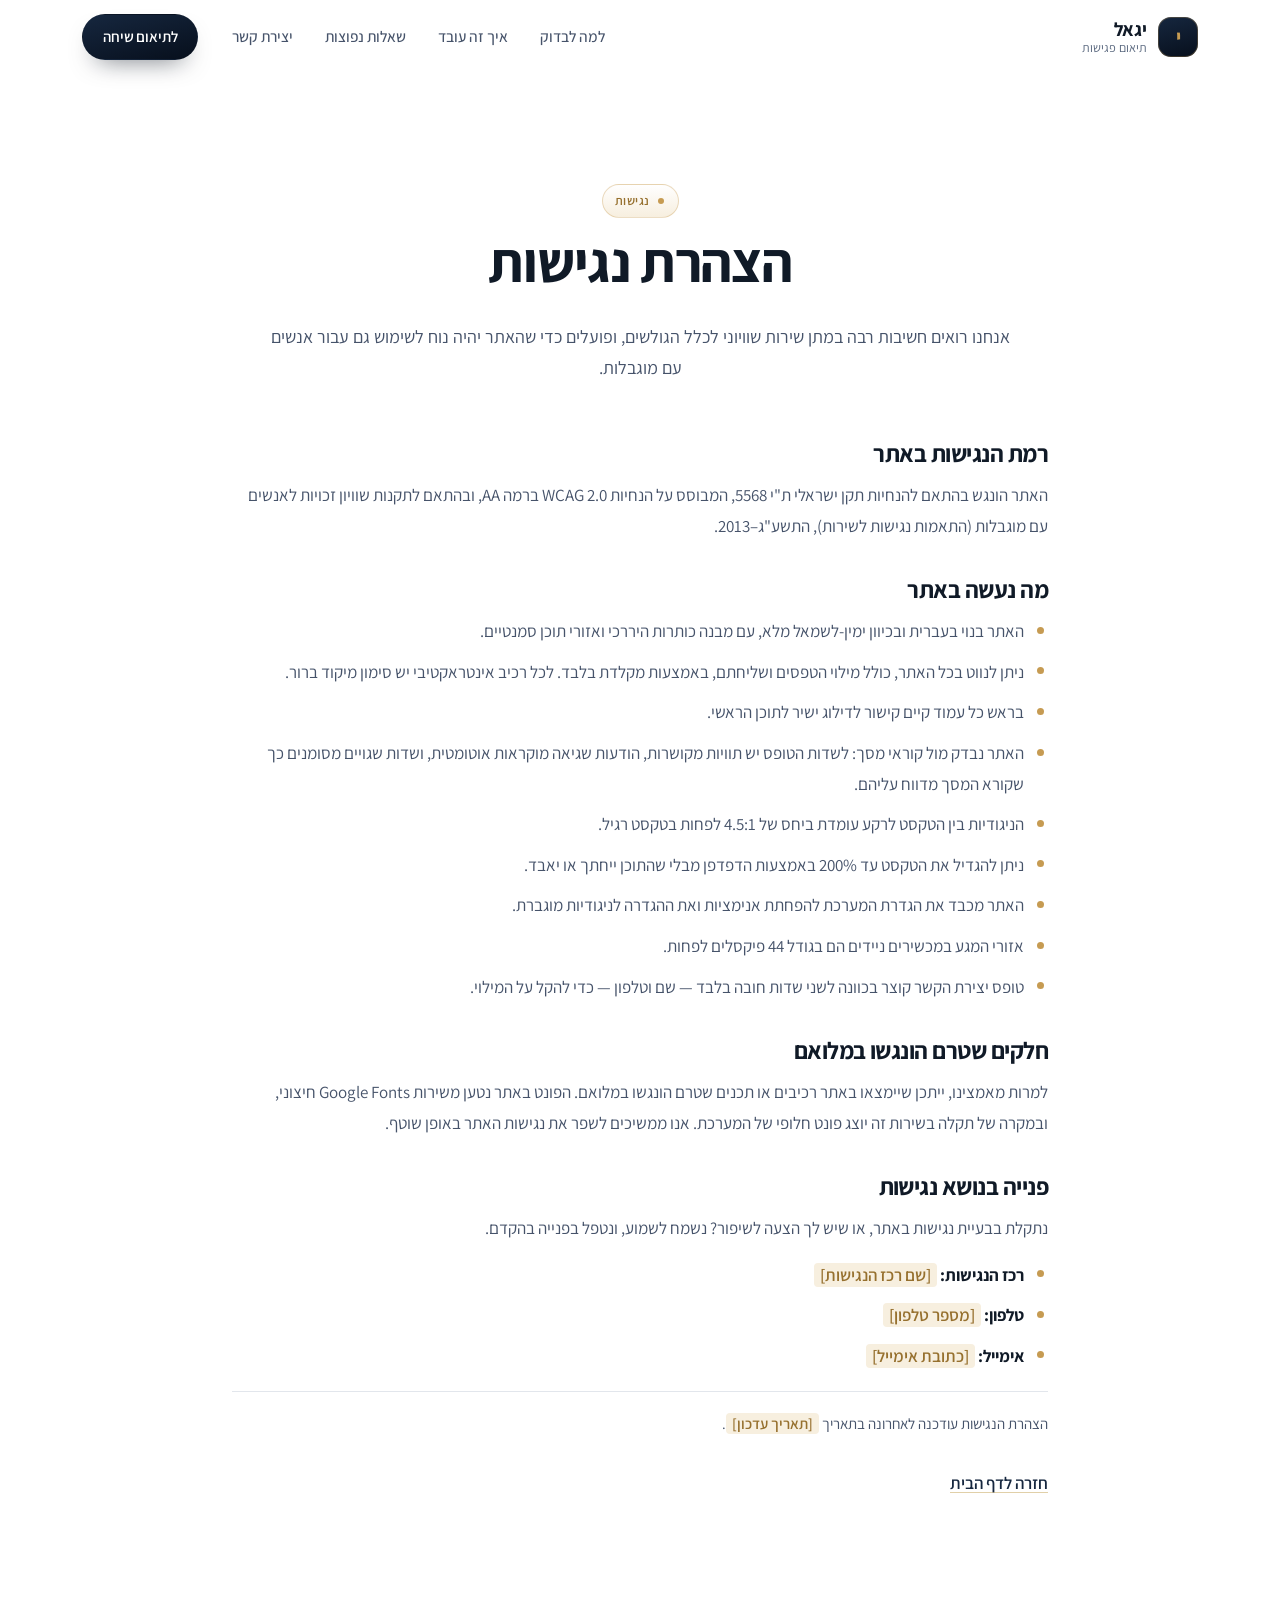
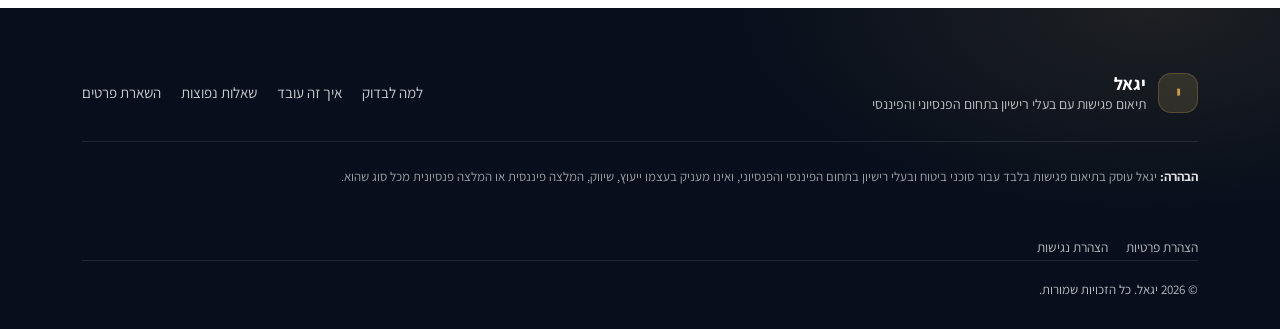
<file: accessibility.html>
<!DOCTYPE html>
<html lang="he" dir="rtl">
<head>
<meta charset="utf-8">
<meta name="viewport" content="width=device-width, initial-scale=1, viewport-fit=cover">
<title>הצהרת נגישות | יגאל — תיאום פגישות</title>
<meta name="description" content="הצהרת הנגישות של אתר יגאל — תיאום פגישות: רמת הנגישות באתר, החלקים שטרם הונגשו ודרכי הפנייה לרכז הנגישות.">
<meta name="theme-color" content="#0d1a2d">
<meta name="robots" content="index, follow">
<link rel="preconnect" href="https://fonts.googleapis.com">
<link rel="preconnect" href="https://fonts.gstatic.com" crossorigin>
<link rel="stylesheet" href="https://fonts.googleapis.com/css2?family=Assistant:wght@300;400;500;600;700&display=swap">
<link rel="stylesheet" href="assets/css/styles.css">
<link rel="icon" href="data:image/svg+xml,<svg xmlns='http://www.w3.org/2000/svg' viewBox='0 0 100 100'><rect width='100' height='100' rx='22' fill='%230d1a2d'/><text y='.88em' x='50' text-anchor='middle' font-size='62' fill='%23c69b52' font-family='sans-serif'>%D7%99</text></svg>">
</head>
<body>

<a class="skip-link" href="#main">דילוג לתוכן הראשי</a>

<header class="site-header is-scrolled" id="siteHeader">
  <div class="container header-inner">
    <a class="brand" href="index.html" aria-label="יגאל — לדף הבית">
      <span class="brand-mark" aria-hidden="true">י</span>
      <span class="brand-text">
        <span class="brand-name">יגאל</span>
        <span class="brand-sub">תיאום פגישות</span>
      </span>
    </a>

    <nav class="main-nav" aria-label="ניווט ראשי">
      <ul>
        <li><a href="index.html#why">למה לבדוק</a></li>
        <li><a href="index.html#process">איך זה עובד</a></li>
        <li><a href="index.html#faq">שאלות נפוצות</a></li>
        <li><a href="index.html#contact">יצירת קשר</a></li>
      </ul>
    </nav>

    <a class="btn btn-primary btn-sm header-cta" href="index.html#lead-form">לתיאום שיחה</a>
  </div>
</header>

<main id="main">
  <section class="section">
    <div class="container container-narrow">
      <header class="section-head">
        <p class="eyebrow">נגישות</p>
        <h1>הצהרת נגישות</h1>
        <p class="section-sub">
          אנחנו רואים חשיבות רבה במתן שירות שוויוני לכלל הגולשים, ופועלים כדי שהאתר יהיה נוח לשימוש גם עבור אנשים עם מוגבלות.
        </p>
      </header>

      <div class="prose">
        <h2>רמת הנגישות באתר</h2>
        <p>
          האתר הונגש בהתאם להנחיות תקן ישראלי ת"י 5568, המבוסס על הנחיות
          <span lang="en">WCAG 2.0</span> ברמה AA, ובהתאם לתקנות שוויון זכויות לאנשים עם מוגבלות
          (התאמות נגישות לשירות), התשע"ג–2013.
        </p>

        <h2>מה נעשה באתר</h2>
        <ul>
          <li>האתר בנוי בעברית ובכיוון ימין-לשמאל מלא, עם מבנה כותרות היררכי ואזורי תוכן סמנטיים.</li>
          <li>ניתן לנווט בכל האתר, כולל מילוי הטפסים ושליחתם, באמצעות מקלדת בלבד. לכל רכיב אינטראקטיבי יש סימון מיקוד ברור.</li>
          <li>בראש כל עמוד קיים קישור לדילוג ישיר לתוכן הראשי.</li>
          <li>האתר נבדק מול קוראי מסך: לשדות הטופס יש תוויות מקושרות, הודעות שגיאה מוקראות אוטומטית, ושדות שגויים מסומנים כך שקורא המסך מדווח עליהם.</li>
          <li>הניגודיות בין הטקסט לרקע עומדת ביחס של 4.5:1 לפחות בטקסט רגיל.</li>
          <li>ניתן להגדיל את הטקסט עד 200% באמצעות הדפדפן מבלי שהתוכן ייחתך או יאבד.</li>
          <li>האתר מכבד את הגדרת המערכת להפחתת אנימציות ואת ההגדרה לניגודיות מוגברת.</li>
          <li>אזורי המגע במכשירים ניידים הם בגודל 44 פיקסלים לפחות.</li>
          <li>טופס יצירת הקשר קוצר בכוונה לשני שדות חובה בלבד — שם וטלפון — כדי להקל על המילוי.</li>
        </ul>

        <h2>חלקים שטרם הונגשו במלואם</h2>
        <p>
          למרות מאמצינו, ייתכן שיימצאו באתר רכיבים או תכנים שטרם הונגשו במלואם. הפונט באתר נטען משירות
          <span lang="en">Google Fonts</span> חיצוני, ובמקרה של תקלה בשירות זה יוצג פונט חלופי של המערכת.
          אנו ממשיכים לשפר את נגישות האתר באופן שוטף.
        </p>

        <h2>פנייה בנושא נגישות</h2>
        <p>
          נתקלת בבעיית נגישות באתר, או שיש לך הצעה לשיפור? נשמח לשמוע, ונטפל בפנייה בהקדם.
        </p>
        <ul>
          <li><strong>רכז הנגישות:</strong> <mark>[שם רכז הנגישות]</mark></li>
          <li><strong>טלפון:</strong> <mark>[מספר טלפון]</mark></li>
          <li><strong>אימייל:</strong> <mark>[כתובת אימייל]</mark></li>
        </ul>

        <p class="prose-meta">הצהרת הנגישות עודכנה לאחרונה בתאריך <mark>[תאריך עדכון]</mark>.</p>
      </div>

      <p class="prose-back"><a href="index.html">חזרה לדף הבית</a></p>
    </div>
  </section>
</main>

<footer class="site-footer">
  <div class="container">
    <div class="footer-top">
      <div class="footer-brand">
        <span class="brand-mark" aria-hidden="true">י</span>
        <div>
          <p class="footer-name">יגאל</p>
          <p class="footer-role">תיאום פגישות עם בעלי רישיון בתחום הפנסיוני והפיננסי</p>
        </div>
      </div>
      <nav class="footer-nav" aria-label="ניווט תחתון">
        <a href="index.html#why">למה לבדוק</a>
        <a href="index.html#process">איך זה עובד</a>
        <a href="index.html#faq">שאלות נפוצות</a>
        <a href="index.html#lead-form">השארת פרטים</a>
      </nav>
    </div>

    <div class="footer-disclaimer">
      <p>
        <strong>הבהרה:</strong> יגאל עוסק בתיאום פגישות בלבד עבור סוכני ביטוח ובעלי רישיון בתחום הפיננסי והפנסיוני, ואינו מעניק בעצמו ייעוץ, שיווק, המלצה פיננסית או המלצה פנסיונית מכל סוג שהוא.
      </p>
    </div>

    <div class="footer-legal">
      <a href="privacy.html">הצהרת פרטיות</a>
      <a href="accessibility.html" aria-current="page">הצהרת נגישות</a>
    </div>

    <p class="copy">© <span id="year">2026</span> יגאל. כל הזכויות שמורות.</p>
  </div>
</footer>

<script src="assets/js/config.js"></script>
<script src="assets/js/main.js" defer></script>
</body>
</html>
</file>
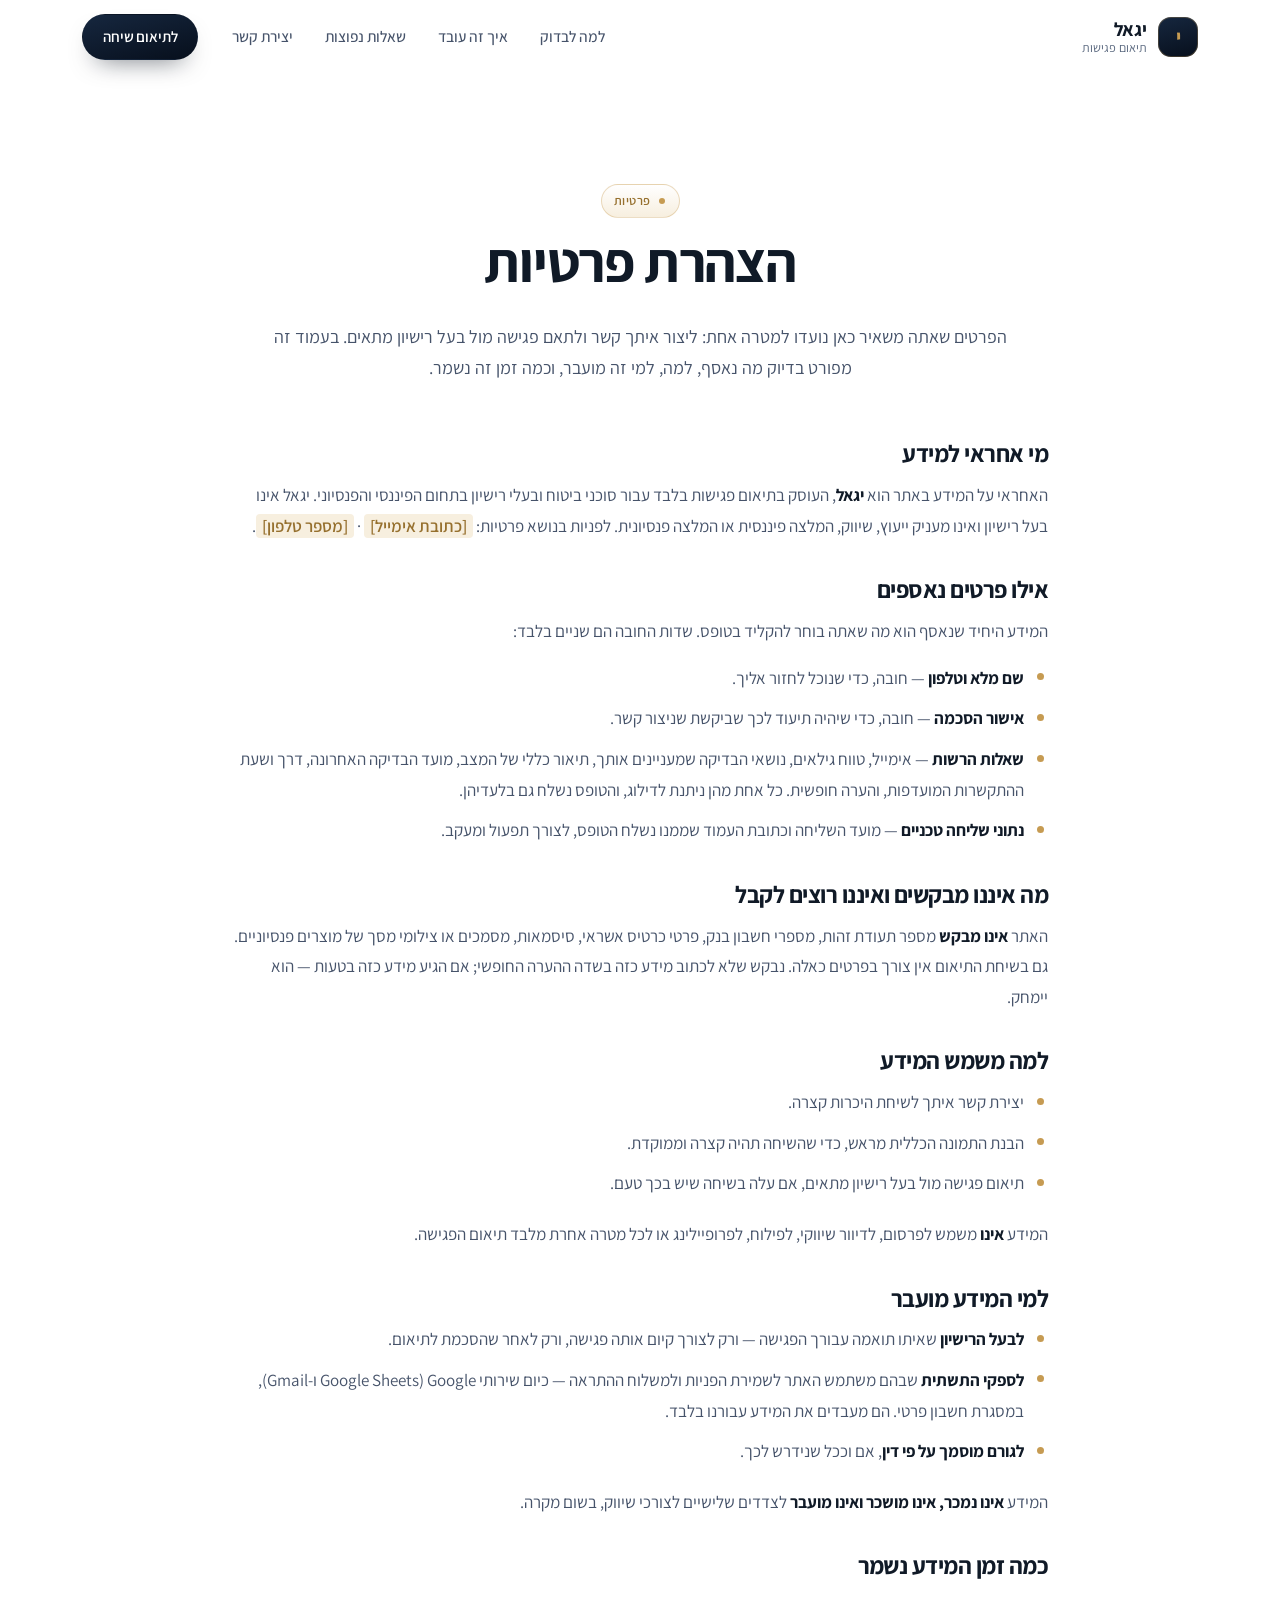
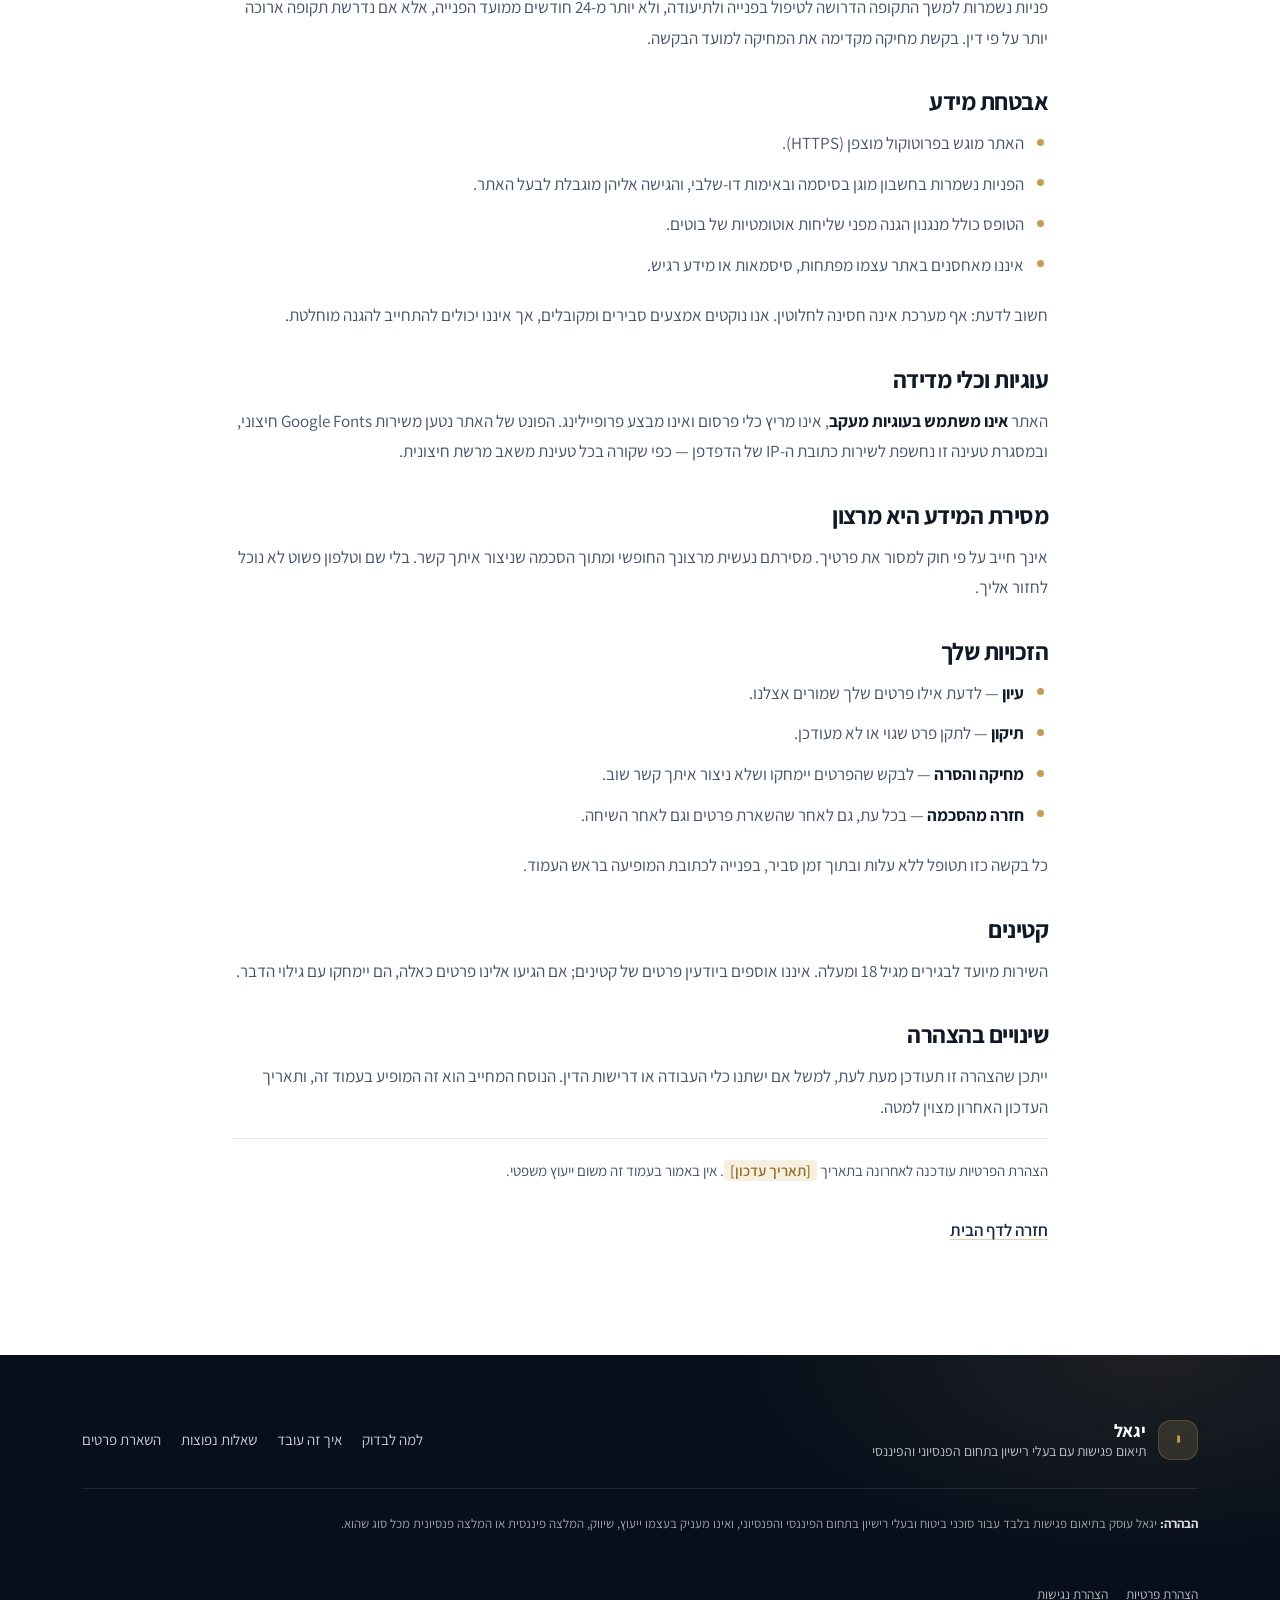
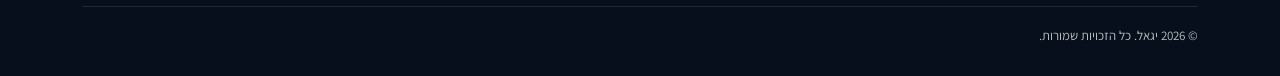
<file: privacy.html>
<!DOCTYPE html>
<html lang="he" dir="rtl">
<head>
<meta charset="utf-8">
<meta name="viewport" content="width=device-width, initial-scale=1, viewport-fit=cover">
<title>הצהרת פרטיות | יגאל — תיאום פגישות</title>
<meta name="description" content="הצהרת הפרטיות של אתר יגאל — תיאום פגישות: אילו פרטים נאספים, למה הם משמשים, למי הם מועברים, כמה זמן הם נשמרים וכיצד ניתן לבקש עיון, תיקון או מחיקה.">
<meta name="theme-color" content="#0d1a2d">
<meta name="robots" content="index, follow">
<link rel="preconnect" href="https://fonts.googleapis.com">
<link rel="preconnect" href="https://fonts.gstatic.com" crossorigin>
<link rel="stylesheet" href="https://fonts.googleapis.com/css2?family=Assistant:wght@300;400;500;600;700&display=swap">
<link rel="stylesheet" href="assets/css/styles.css">
<link rel="icon" href="data:image/svg+xml,<svg xmlns='http://www.w3.org/2000/svg' viewBox='0 0 100 100'><rect width='100' height='100' rx='22' fill='%230d1a2d'/><text y='.88em' x='50' text-anchor='middle' font-size='62' fill='%23c69b52' font-family='sans-serif'>%D7%99</text></svg>">
</head>
<body>

<a class="skip-link" href="#main">דילוג לתוכן הראשי</a>

<header class="site-header is-scrolled" id="siteHeader">
  <div class="container header-inner">
    <a class="brand" href="index.html" aria-label="יגאל — לדף הבית">
      <span class="brand-mark" aria-hidden="true">י</span>
      <span class="brand-text">
        <span class="brand-name">יגאל</span>
        <span class="brand-sub">תיאום פגישות</span>
      </span>
    </a>

    <nav class="main-nav" aria-label="ניווט ראשי">
      <ul>
        <li><a href="index.html#why">למה לבדוק</a></li>
        <li><a href="index.html#process">איך זה עובד</a></li>
        <li><a href="index.html#faq">שאלות נפוצות</a></li>
        <li><a href="index.html#contact">יצירת קשר</a></li>
      </ul>
    </nav>

    <a class="btn btn-primary btn-sm header-cta" href="index.html#lead-form">לתיאום שיחה</a>
  </div>
</header>

<main id="main">
  <section class="section">
    <div class="container container-narrow">
      <header class="section-head">
        <p class="eyebrow">פרטיות</p>
        <h1>הצהרת פרטיות</h1>
        <p class="section-sub">
          הפרטים שאתה משאיר כאן נועדו למטרה אחת: ליצור איתך קשר ולתאם פגישה מול בעל רישיון מתאים.
          בעמוד זה מפורט בדיוק מה נאסף, למה, למי זה מועבר, וכמה זמן זה נשמר.
        </p>
      </header>

      <div class="prose">
        <h2>מי אחראי למידע</h2>
        <p>
          האחראי על המידע באתר הוא <strong>יגאל</strong>, העוסק בתיאום פגישות בלבד עבור סוכני ביטוח ובעלי רישיון
          בתחום הפיננסי והפנסיוני. יגאל אינו בעל רישיון ואינו מעניק ייעוץ, שיווק, המלצה פיננסית או המלצה פנסיונית.
          לפניות בנושא פרטיות: <mark>[כתובת אימייל]</mark> · <mark>[מספר טלפון]</mark>.
        </p>

        <h2>אילו פרטים נאספים</h2>
        <p>
          המידע היחיד שנאסף הוא מה שאתה בוחר להקליד בטופס. שדות החובה הם שניים בלבד:
        </p>
        <ul>
          <li><strong>שם מלא וטלפון</strong> — חובה, כדי שנוכל לחזור אליך.</li>
          <li><strong>אישור הסכמה</strong> — חובה, כדי שיהיה תיעוד לכך שביקשת שניצור קשר.</li>
          <li><strong>שאלות הרשות</strong> — אימייל, טווח גילאים, נושאי הבדיקה שמעניינים אותך, תיאור כללי של המצב,
            מועד הבדיקה האחרונה, דרך ושעת ההתקשרות המועדפות, והערה חופשית. כל אחת מהן ניתנת לדילוג,
            והטופס נשלח גם בלעדיהן.</li>
          <li><strong>נתוני שליחה טכניים</strong> — מועד השליחה וכתובת העמוד שממנו נשלח הטופס, לצורך תפעול ומעקב.</li>
        </ul>

        <h2>מה איננו מבקשים ואיננו רוצים לקבל</h2>
        <p>
          האתר <strong>אינו מבקש</strong> מספר תעודת זהות, מספרי חשבון בנק, פרטי כרטיס אשראי, סיסמאות,
          מסמכים או צילומי מסך של מוצרים פנסיוניים. גם בשיחת התיאום אין צורך בפרטים כאלה.
          נבקש שלא לכתוב מידע כזה בשדה ההערה החופשי; אם הגיע מידע כזה בטעות — הוא יימחק.
        </p>

        <h2>למה משמש המידע</h2>
        <ul>
          <li>יצירת קשר איתך לשיחת היכרות קצרה.</li>
          <li>הבנת התמונה הכללית מראש, כדי שהשיחה תהיה קצרה וממוקדת.</li>
          <li>תיאום פגישה מול בעל רישיון מתאים, אם עלה בשיחה שיש בכך טעם.</li>
        </ul>
        <p>
          המידע <strong>אינו</strong> משמש לפרסום, לדיוור שיווקי, לפילוח, לפרופיילינג או לכל מטרה אחרת
          מלבד תיאום הפגישה.
        </p>

        <h2>למי המידע מועבר</h2>
        <ul>
          <li><strong>לבעל הרישיון</strong> שאיתו תואמה עבורך הפגישה — ורק לצורך קיום אותה פגישה, ורק לאחר שהסכמת לתיאום.</li>
          <li><strong>לספקי התשתית</strong> שבהם משתמש האתר לשמירת הפניות ולמשלוח ההתראה — כיום שירותי
            <span lang="en">Google</span> (<span lang="en">Google Sheets</span> ו-<span lang="en">Gmail</span>),
            במסגרת חשבון פרטי. הם מעבדים את המידע עבורנו בלבד.</li>
          <li><strong>לגורם מוסמך על פי דין</strong>, אם וככל שנידרש לכך.</li>
        </ul>
        <p>
          המידע <strong>אינו נמכר, אינו מושכר ואינו מועבר</strong> לצדדים שלישיים לצורכי שיווק, בשום מקרה.
        </p>

        <h2>כמה זמן המידע נשמר</h2>
        <p>
          פניות נשמרות למשך התקופה הדרושה לטיפול בפנייה ולתיעודה, ולא יותר מ-24 חודשים ממועד הפנייה,
          אלא אם נדרשת תקופה ארוכה יותר על פי דין. בקשת מחיקה מקדימה את המחיקה למועד הבקשה.
        </p>

        <h2>אבטחת מידע</h2>
        <ul>
          <li>האתר מוגש בפרוטוקול מוצפן (<span lang="en">HTTPS</span>).</li>
          <li>הפניות נשמרות בחשבון מוגן בסיסמה ובאימות דו-שלבי, והגישה אליהן מוגבלת לבעל האתר.</li>
          <li>הטופס כולל מנגנון הגנה מפני שליחות אוטומטיות של בוטים.</li>
          <li>איננו מאחסנים באתר עצמו מפתחות, סיסמאות או מידע רגיש.</li>
        </ul>
        <p>
          חשוב לדעת: אף מערכת אינה חסינה לחלוטין. אנו נוקטים אמצעים סבירים ומקובלים, אך איננו יכולים
          להתחייב להגנה מוחלטת.
        </p>

        <h2>עוגיות וכלי מדידה</h2>
        <p>
          האתר <strong>אינו משתמש בעוגיות מעקב</strong>, אינו מריץ כלי פרסום ואינו מבצע פרופיילינג.
          הפונט של האתר נטען משירות <span lang="en">Google Fonts</span> חיצוני, ובמסגרת טעינה זו
          נחשפת לשירות כתובת ה-<span lang="en">IP</span> של הדפדפן — כפי שקורה בכל טעינת משאב מרשת חיצונית.
        </p>

        <h2>מסירת המידע היא מרצון</h2>
        <p>
          אינך חייב על פי חוק למסור את פרטיך. מסירתם נעשית מרצונך החופשי ומתוך הסכמה שניצור איתך קשר.
          בלי שם וטלפון פשוט לא נוכל לחזור אליך.
        </p>

        <h2>הזכויות שלך</h2>
        <ul>
          <li><strong>עיון</strong> — לדעת אילו פרטים שלך שמורים אצלנו.</li>
          <li><strong>תיקון</strong> — לתקן פרט שגוי או לא מעודכן.</li>
          <li><strong>מחיקה והסרה</strong> — לבקש שהפרטים יימחקו ושלא ניצור איתך קשר שוב.</li>
          <li><strong>חזרה מהסכמה</strong> — בכל עת, גם לאחר שהשארת פרטים וגם לאחר השיחה.</li>
        </ul>
        <p>
          כל בקשה כזו תטופל ללא עלות ובתוך זמן סביר, בפנייה לכתובת המופיעה בראש העמוד.
        </p>

        <h2>קטינים</h2>
        <p>
          השירות מיועד לבגירים מגיל 18 ומעלה. איננו אוספים ביודעין פרטים של קטינים;
          אם הגיעו אלינו פרטים כאלה, הם יימחקו עם גילוי הדבר.
        </p>

        <h2>שינויים בהצהרה</h2>
        <p>
          ייתכן שהצהרה זו תעודכן מעת לעת, למשל אם ישתנו כלי העבודה או דרישות הדין.
          הנוסח המחייב הוא זה המופיע בעמוד זה, ותאריך העדכון האחרון מצוין למטה.
        </p>

        <p class="prose-meta">
          הצהרת הפרטיות עודכנה לאחרונה בתאריך <mark>[תאריך עדכון]</mark>.
          אין באמור בעמוד זה משום ייעוץ משפטי.
        </p>
      </div>

      <p class="prose-back"><a href="index.html">חזרה לדף הבית</a></p>
    </div>
  </section>
</main>

<footer class="site-footer">
  <div class="container">
    <div class="footer-top">
      <div class="footer-brand">
        <span class="brand-mark" aria-hidden="true">י</span>
        <div>
          <p class="footer-name">יגאל</p>
          <p class="footer-role">תיאום פגישות עם בעלי רישיון בתחום הפנסיוני והפיננסי</p>
        </div>
      </div>
      <nav class="footer-nav" aria-label="ניווט תחתון">
        <a href="index.html#why">למה לבדוק</a>
        <a href="index.html#process">איך זה עובד</a>
        <a href="index.html#faq">שאלות נפוצות</a>
        <a href="index.html#lead-form">השארת פרטים</a>
      </nav>
    </div>

    <div class="footer-disclaimer">
      <p>
        <strong>הבהרה:</strong> יגאל עוסק בתיאום פגישות בלבד עבור סוכני ביטוח ובעלי רישיון בתחום הפיננסי והפנסיוני, ואינו מעניק בעצמו ייעוץ, שיווק, המלצה פיננסית או המלצה פנסיונית מכל סוג שהוא.
      </p>
    </div>

    <div class="footer-legal">
      <a href="privacy.html" aria-current="page">הצהרת פרטיות</a>
      <a href="accessibility.html">הצהרת נגישות</a>
    </div>

    <p class="copy">© <span id="year">2026</span> יגאל. כל הזכויות שמורות.</p>
  </div>
</footer>

<script src="assets/js/config.js"></script>
<script src="assets/js/main.js" defer></script>
</body>
</html>
</file>
<file: assets/css/styles.css>
/* =========================================================
   יגאל — תיאום פגישות | Stylesheet
   Structure: 1) Tokens 2) Reset 3) Layout 4) Components
              5) Sections 6) Forms 7) Responsive 8) A11y/Print
   ========================================================= */

/* ---------- 1. Tokens ---------- */
:root {
  /* כחול־לילה: בסיס האמון של המותג */
  --navy-900: #070f1c;
  --navy-800: #0d1a2d;
  --navy-700: #16273f;
  --navy-600: #21374f;
  --navy-500: #33506e;

  --ink: #101a27;
  --ink-soft: #46536a;
  --ink-mute: #5c6a80;

  /* זהב מרוסן — למבטא בלבד, לא לשטחים גדולים */
  --gold: #c69b52;
  --gold-dark: #96702e;
  --gold-mid: #b8873c;
  --gold-soft: #f7efdf;
  --gold-line: rgba(198, 155, 82, .34);

  --bg: #ffffff;
  --bg-alt: #f5f6f9;
  --bg-tint: #fcfaf6;
  --surface: #ffffff;

  --line: #e2e6ec;
  --line-soft: #eef1f5;

  --ok: #1a6d4a;
  --ok-bg: #e9f4ee;
  --danger: #a81f18;
  --danger-bg: #fdf1f0;

  --radius-sm: 10px;
  --radius: 16px;
  --radius-lg: 24px;
  --radius-xl: 32px;

  --shadow-sm: 0 1px 2px rgba(7, 15, 28, .06);
  --shadow: 0 10px 30px -12px rgba(7, 15, 28, .16);
  --shadow-lg: 0 30px 70px -28px rgba(7, 15, 28, .32);
  --shadow-gold: 0 14px 32px -16px rgba(150, 112, 46, .45);

  --container: 1180px;
  --gap: clamp(16px, 3vw, 28px);
  --section-y: clamp(60px, 8.5vw, 116px);

  --ease: cubic-bezier(.22, .61, .36, 1);
  --ease-out: cubic-bezier(.16, 1, .3, 1);
  --header-h: 74px;
}

/* ---------- 2. Reset ---------- */
*, *::before, *::after { box-sizing: border-box; }

html {
  scroll-behavior: smooth;
  scroll-padding-top: calc(var(--header-h) + 16px);
  -webkit-text-size-adjust: 100%;
}

body {
  margin: 0;
  font-family: 'Assistant', 'Segoe UI', system-ui, -apple-system, 'Arial Hebrew', Arial, sans-serif;
  font-size: 17px;
  line-height: 1.75;
  color: var(--ink);
  background: var(--bg);
  -webkit-font-smoothing: antialiased;
  overflow-x: hidden;
}

img, svg { max-width: 100%; display: block; }
h1, h2, h3, h4 { margin: 0 0 .5em; line-height: 1.25; font-weight: 700; letter-spacing: -.01em; }
p { margin: 0 0 1em; }
ul, ol { margin: 0; padding: 0; list-style: none; }

a { color: var(--navy-700); text-decoration-color: rgba(201, 169, 97, .55); text-underline-offset: 3px; }
a:hover { color: var(--gold-dark); }

h1 { font-size: clamp(30px, 5vw, 50px); }
h2 { font-size: clamp(25px, 3.6vw, 38px); }
h3 { font-size: clamp(18px, 2vw, 21px); }

/* ---------- 3. Layout ---------- */
.container {
  width: 100%;
  max-width: var(--container);
  margin-inline: auto;
  padding-inline: clamp(16px, 4vw, 32px);
}
.container-narrow { max-width: 880px; }

.section { padding-block: var(--section-y); }
.section-alt { background: var(--bg-alt); }

.section-head { max-width: 720px; margin: 0 auto clamp(32px, 5vw, 56px); text-align: center; }
.section-head h2 { margin-bottom: .4em; }
.section-sub { color: var(--ink-soft); font-size: 17px; margin: 0; }

.eyebrow {
  display: inline-block;
  margin: 0 0 12px;
  font-size: 13px; font-weight: 600;
  letter-spacing: .08em;
  color: var(--gold-dark);
  text-transform: none;
}

.grid { display: grid; gap: var(--gap); }
.cards-4 { grid-template-columns: repeat(4, 1fr); }

/* ---------- 4. Components ---------- */

/* Visually hidden — safe in RTL (no negative offsets that widen the page) */
.visually-hidden {
  position: absolute;
  width: 1px; height: 1px;
  padding: 0; margin: -1px; border: 0;
  overflow: hidden; white-space: nowrap;
  clip: rect(0 0 0 0); clip-path: inset(50%);
}

/* Skip link — slides down into view on focus */
.skip-link {
  position: absolute; top: 0; inset-inline-start: 12px; z-index: 999;
  background: var(--navy-800); color: #fff; padding: 12px 20px;
  border-radius: 0 0 var(--radius-sm) var(--radius-sm);
  transform: translateY(-130%);
  transition: transform .18s var(--ease);
}
.skip-link:focus { transform: none; color: #fff; }

/* Buttons */
.btn {
  --btn-bg: var(--navy-800);
  display: inline-flex; align-items: center; justify-content: center; gap: 8px;
  padding: 12px 26px;
  font: inherit; font-weight: 600; font-size: 16px;
  border: 1px solid transparent; border-radius: 999px;
  cursor: pointer; text-decoration: none;
  transition: transform .18s var(--ease), box-shadow .18s var(--ease), background-color .18s var(--ease), color .18s var(--ease);
  white-space: nowrap;
}
.btn:active { transform: translateY(1px); }

.btn-primary { background: var(--navy-800); color: #fff; box-shadow: var(--shadow); }
.btn-primary:hover { background: var(--navy-700); color: #fff; box-shadow: var(--shadow-lg); }

.btn-ghost { background: transparent; color: var(--navy-800); border-color: var(--line); }
.btn-ghost:hover { background: #fff; border-color: var(--gold); color: var(--navy-800); }

.btn-sm { padding: 9px 20px; font-size: 15px; }
.btn-lg { padding: 15px 34px; font-size: 17px; }
.btn-block { width: 100%; }
.btn[disabled], .btn[aria-busy="true"] { opacity: .72; cursor: progress; }

.spinner {
  width: 17px; height: 17px; border-radius: 50%;
  border: 2px solid rgba(255,255,255,.35); border-top-color: #fff;
  animation: spin .7s linear infinite; display: none;
}
.btn.is-loading .spinner { display: block; }
@keyframes spin { to { transform: rotate(360deg); } }

/* Tick bullet */
.tick {
  flex: 0 0 auto; width: 20px; height: 20px; margin-top: 5px; border-radius: 50%;
  background: var(--gold-soft); position: relative;
}
.tick::after {
  content: ""; position: absolute; inset: 0; margin: auto;
  width: 5px; height: 9px; border: solid var(--gold-dark);
  border-width: 0 2px 2px 0; transform: rotate(45deg) translate(-1px, -1px);
}

/* Header */
.site-header {
  position: sticky; top: 0; z-index: 100;
  background: rgba(255,255,255,.86);
  backdrop-filter: saturate(180%) blur(14px);
  -webkit-backdrop-filter: saturate(180%) blur(14px);
  border-bottom: 1px solid transparent;
  transition: border-color .2s var(--ease), box-shadow .2s var(--ease);
}
.site-header.is-scrolled { border-bottom-color: var(--line-soft); box-shadow: var(--shadow-sm); }

.header-inner {
  min-height: var(--header-h);
  display: flex; align-items: center; gap: 20px;
}

.brand { display: flex; align-items: center; gap: 11px; text-decoration: none; color: inherit; }
.brand-mark {
  width: 40px; height: 40px; flex: 0 0 auto;
  display: grid; place-items: center;
  background: var(--navy-800); color: var(--gold);
  border-radius: 12px; font-weight: 700; font-size: 20px;
}
.brand-text { display: flex; flex-direction: column; line-height: 1.15; }
.brand-name { font-weight: 700; font-size: 19px; color: var(--ink); }
.brand-sub { font-size: 12.5px; color: var(--ink-mute); }

.main-nav { margin-inline-start: auto; }
.main-nav ul { display: flex; gap: 4px; }
.main-nav a {
  display: block; padding: 8px 14px; border-radius: 999px;
  font-size: 15.5px; font-weight: 500; color: var(--ink-soft); text-decoration: none;
  transition: background-color .16s var(--ease), color .16s var(--ease);
}
.main-nav a:hover { background: var(--bg-alt); color: var(--ink); }

.nav-toggle {
  display: none; margin-inline-start: auto;
  width: 44px; height: 44px; padding: 11px;
  background: transparent; border: 1px solid var(--line); border-radius: 12px; cursor: pointer;
}
.nav-toggle span {
  display: block; height: 2px; background: var(--ink); border-radius: 2px;
  transition: transform .22s var(--ease), opacity .18s var(--ease);
}
.nav-toggle span + span { margin-top: 5px; }
.nav-toggle[aria-expanded="true"] span:nth-child(1) { transform: translateY(7px) rotate(45deg); }
.nav-toggle[aria-expanded="true"] span:nth-child(2) { opacity: 0; }
.nav-toggle[aria-expanded="true"] span:nth-child(3) { transform: translateY(-7px) rotate(-45deg); }

.mobile-nav { border-top: 1px solid var(--line-soft); background: #fff; }
.mobile-nav ul { padding: 12px clamp(16px, 4vw, 32px) 20px; display: grid; gap: 4px; }
.mobile-nav a:not(.btn) {
  display: block; padding: 13px 8px; font-weight: 500; color: var(--ink);
  text-decoration: none; border-bottom: 1px solid var(--line-soft);
}
.mobile-nav .btn { margin-top: 10px; }

/* ---------- 5. Sections ---------- */

/* Hero */
.hero { position: relative; padding-block: clamp(48px, 7vw, 92px) clamp(56px, 8vw, 104px); overflow: hidden; }
.hero-bg {
  position: absolute; inset: 0; z-index: -1;
  background:
    radial-gradient(900px 420px at 88% -8%, rgba(201,169,97,.16), transparent 62%),
    radial-gradient(760px 460px at 6% 4%, rgba(35,54,79,.09), transparent 60%),
    linear-gradient(180deg, var(--bg-tint), var(--bg) 62%);
}
.hero-inner {
  display: grid; grid-template-columns: 1.35fr .9fr;
  gap: clamp(28px, 5vw, 64px); align-items: center;
}
.hero h1 { margin-bottom: .45em; }
.hero h1 .accent { color: var(--navy-700); }
.hero .lead { font-size: clamp(17px, 1.6vw, 19.5px); color: var(--ink-soft); max-width: 60ch; }

.hero-actions { display: flex; flex-wrap: wrap; gap: 12px; margin: 28px 0 26px; }

.hero-badges { display: grid; gap: 10px; }
.hero-badges li { display: flex; gap: 10px; align-items: flex-start; font-size: 15.5px; color: var(--ink-soft); }

.hero-card {
  background: #fff; border: 1px solid var(--line); border-radius: var(--radius-lg);
  padding: clamp(22px, 3vw, 30px); box-shadow: var(--shadow-lg);
}
.hero-card-title { font-size: 18px; margin-bottom: 18px; }
.role-list { display: grid; gap: 16px; }
.role-list li { display: flex; gap: 12px; align-items: flex-start; }
.role-list strong { display: block; font-size: 15.5px; margin-bottom: 2px; }
.role-list p { margin: 0; font-size: 14.5px; color: var(--ink-soft); line-height: 1.6; }
.role-icon {
  flex: 0 0 auto; width: 26px; height: 26px; border-radius: 8px;
  display: grid; place-items: center; font-size: 14px; font-weight: 700; margin-top: 2px;
}
.is-yes .role-icon { background: var(--ok-bg); color: var(--ok); }
.is-no .role-icon { background: #f1f2f5; color: var(--ink-mute); }
.hero-card-note {
  margin: 18px 0 0; padding-top: 14px; border-top: 1px solid var(--line-soft);
  font-size: 13px; color: var(--ink-mute); line-height: 1.55;
}

/* Cards */
.card {
  background: #fff; border: 1px solid var(--line); border-radius: var(--radius);
  padding: 24px 22px;
  transition: transform .2s var(--ease), box-shadow .2s var(--ease), border-color .2s var(--ease);
}
.card:hover { transform: translateY(-3px); box-shadow: var(--shadow); border-color: #d8dce3; }
.card-icon {
  display: grid; place-items: center; width: 42px; height: 42px; margin-bottom: 14px;
  border-radius: 12px; background: var(--gold-soft); color: var(--gold-dark);
}
.card-icon svg { width: 22px; height: 22px; }
.card h3 { font-size: 18px; margin-bottom: .35em; }
.card p { margin: 0; font-size: 15px; color: var(--ink-soft); line-height: 1.65; }

.disclaimer-inline {
  margin: clamp(28px, 4vw, 40px) auto 0; max-width: 820px; text-align: center;
  font-size: 13.5px; line-height: 1.65; color: var(--ink-mute);
}

/* Mid CTA */
.mid-cta {
  margin-top: clamp(28px, 4vw, 44px);
  display: flex; flex-wrap: wrap; align-items: center; justify-content: space-between; gap: 20px;
  padding: clamp(22px, 3vw, 30px) clamp(24px, 4vw, 38px);
  background: linear-gradient(135deg, var(--navy-800), var(--navy-600));
  border-radius: var(--radius-lg); color: #fff;
}
.mid-cta h3 { margin: 0 0 4px; color: #fff; }
.mid-cta p { margin: 0; color: rgba(255,255,255,.78); font-size: 15.5px; }
.mid-cta .btn-primary { background: var(--gold); color: var(--navy-900); }
.mid-cta .btn-primary:hover { background: #d9bc7c; color: var(--navy-900); }

/* Steps */
.steps { display: grid; grid-template-columns: repeat(4, 1fr); gap: var(--gap); counter-reset: step; }
.step {
  position: relative; background: #fff; border: 1px solid var(--line);
  border-radius: var(--radius); padding: 26px 22px 22px;
}
.step-num {
  position: absolute; top: -17px; inset-inline-start: 22px;
  width: 34px; height: 34px; border-radius: 50%;
  display: grid; place-items: center;
  background: var(--navy-800); color: var(--gold);
  font-weight: 700; font-size: 15px;
}
.step h3 { font-size: 17.5px; margin: 6px 0 .35em; }
.step p { margin: 0; font-size: 15px; color: var(--ink-soft); line-height: 1.65; }

/* Trust panel */
.trust-panel {
  margin-top: clamp(32px, 5vw, 52px);
  background: #fff; border: 1px solid var(--line); border-radius: var(--radius-lg);
  padding: clamp(24px, 4vw, 38px);
}
.trust-title { font-size: 20px; margin-bottom: 18px; }
.trust-list { display: grid; gap: 14px; grid-template-columns: repeat(2, 1fr); }
.trust-list li { display: flex; gap: 11px; align-items: flex-start; }
.trust-list div { font-size: 15.5px; color: var(--ink-soft); line-height: 1.6; }
.trust-list strong { color: var(--ink); }

/* FAQ */
.faq { display: grid; gap: 10px; }
.faq-item {
  background: #fff; border: 1px solid var(--line); border-radius: var(--radius);
  overflow: hidden; transition: border-color .18s var(--ease), box-shadow .18s var(--ease);
}
.faq-item[open] { border-color: #d5d9e0; box-shadow: var(--shadow-sm); }
.faq-item summary {
  cursor: pointer; list-style: none; padding: 18px 22px;
  display: flex; align-items: center; justify-content: space-between; gap: 14px;
  font-weight: 600; font-size: 16.5px;
}
.faq-item summary::-webkit-details-marker { display: none; }
.faq-item summary::after {
  content: ""; flex: 0 0 auto; width: 10px; height: 10px;
  border: solid var(--ink-mute); border-width: 0 0 2px 2px;
  transform: rotate(-45deg); transition: transform .22s var(--ease); margin-top: -4px;
}
.faq-item[open] summary::after { transform: rotate(135deg); margin-top: 2px; }
.faq-body { padding: 0 22px 20px; }
.faq-body p { margin: 0; color: var(--ink-soft); font-size: 15.5px; }

/* Contact */
.contact-section { background: var(--bg); }
.contact-grid { display: grid; grid-template-columns: 1fr 1fr; gap: clamp(28px, 5vw, 60px); align-items: start; }
.contact-copy h2 { margin-bottom: .4em; }
.contact-copy p { color: var(--ink-soft); }
.contact-points { display: grid; gap: 10px; margin-top: 22px; }
.contact-points li { display: flex; gap: 10px; align-items: flex-start; font-size: 15.5px; color: var(--ink-soft); }

/* Footer */
.site-footer { background: var(--navy-900); color: rgba(255,255,255,.72); padding-block: clamp(40px, 6vw, 64px) 28px; }
.footer-top {
  display: flex; flex-wrap: wrap; gap: 24px; align-items: center; justify-content: space-between;
  padding-bottom: 26px; border-bottom: 1px solid rgba(255,255,255,.1);
}
.footer-brand { display: flex; align-items: center; gap: 12px; }
.footer-brand .brand-mark { background: rgba(201,169,97,.16); }
.footer-name { margin: 0; color: #fff; font-weight: 700; font-size: 18px; line-height: 1.3; }
.footer-role { margin: 0; font-size: 14px; line-height: 1.4; }
.footer-nav { display: flex; flex-wrap: wrap; gap: 6px 20px; }
.footer-nav a { color: rgba(255,255,255,.78); text-decoration: none; font-size: 15px; }
.footer-nav a:hover { color: var(--gold); }

.footer-disclaimer { padding-block: 24px; font-size: 13px; line-height: 1.7; color: rgba(255,255,255,.6); }
.footer-disclaimer p { margin: 0 0 10px; }
.footer-disclaimer strong { color: rgba(255,255,255,.86); }
.copy { margin: 0; padding-top: 18px; border-top: 1px solid rgba(255,255,255,.1); font-size: 13px; }

/* Floating CTA (mobile) */
.floating-cta {
  position: fixed; inset-inline-end: 16px; bottom: 16px; z-index: 90;
  display: none; align-items: center; gap: 8px;
  padding: 13px 20px; border-radius: 999px;
  background: var(--navy-800); color: #fff; font-weight: 600; font-size: 15.5px;
  text-decoration: none; box-shadow: var(--shadow-lg);
  opacity: 0; transform: translateY(12px); pointer-events: none;
  transition: opacity .25s var(--ease), transform .25s var(--ease);
}
.floating-cta svg { width: 19px; height: 19px; }
.floating-cta.is-visible { opacity: 1; transform: none; pointer-events: auto; }

/* --- עמודי תוכן (הצהרת נגישות וכדומה) --- */
.prose { font-size: 17px; line-height: 1.8; color: var(--ink-soft); }
.prose h2 {
  margin: 34px 0 12px; font-size: clamp(20px, 2.4vw, 24px); color: var(--ink);
}
.prose h2:first-child { margin-top: 0; }
.prose p { margin: 0 0 16px; }
.prose strong { color: var(--ink); }
.prose ul { margin: 0 0 20px; padding: 0; display: grid; gap: 10px; }
.prose li {
  position: relative; padding-inline-start: 24px;
}
.prose li::before {
  content: ""; position: absolute; inset-inline-start: 4px; top: .62em;
  width: 7px; height: 7px; border-radius: 50%; background: var(--gold);
}
.prose mark {
  background: var(--gold-soft); color: var(--gold-dark);
  padding: 1px 6px; border-radius: 4px; font-weight: 600;
}
.prose-meta { margin-top: 28px; padding-top: 18px; border-top: 1px solid var(--line); font-size: 15px; }
.prose-back { margin: 32px 0 0; font-weight: 600; }

/* ---------- 6. Forms ---------- */
.form-wrap {
  position: relative;
  background: #fff; border: 1px solid var(--line); border-radius: var(--radius-lg);
  padding: clamp(22px, 4vw, 40px); box-shadow: var(--shadow);
}
.section-alt .form-wrap { box-shadow: var(--shadow-lg); }
.form-wrap-compact { padding: clamp(20px, 3vw, 28px); }

.fs { border: 0; margin: 0 0 30px; padding: 0; }
.fs:last-of-type { margin-bottom: 22px; }
.fs-legend {
  display: flex; align-items: center; gap: 10px;
  font-size: 17px; font-weight: 700; color: var(--ink);
  margin-bottom: 18px; padding: 0;
}
.fs-num {
  width: 26px; height: 26px; border-radius: 50%; display: grid; place-items: center;
  background: var(--gold-soft); color: var(--gold-dark); font-size: 14px;
}
.fs-note {
  margin: -8px 0 20px; padding: 12px 14px;
  border-inline-start: 3px solid var(--gold);
  background: var(--bg-tint); border-radius: var(--radius-sm);
  font-size: 15px; line-height: 1.65; color: var(--ink-soft);
}

.field { margin-bottom: 20px; }
.field:last-child { margin-bottom: 0; }
.field-row { display: grid; grid-template-columns: 1fr 1fr; gap: 18px; }

.field label,
.q-label {
  display: block; margin-bottom: 8px;
  font-size: 15.5px; font-weight: 600; color: var(--ink); line-height: 1.5;
}
.req { color: var(--danger); font-weight: 400; }
.opt { font-weight: 400; font-size: 14px; color: var(--ink-mute); }

input[type="text"], input[type="tel"], input[type="email"], select, textarea {
  width: 100%; padding: 12px 14px;
  font: inherit; font-size: 16px; color: var(--ink);
  background: #fff; border: 1px solid var(--line); border-radius: var(--radius-sm);
  transition: border-color .16s var(--ease), box-shadow .16s var(--ease);
}
textarea { resize: vertical; min-height: 96px; line-height: 1.6; }
select {
  appearance: none;
  background-image: url("data:image/svg+xml,%3Csvg xmlns='http://www.w3.org/2000/svg' viewBox='0 0 12 8'%3E%3Cpath d='M1 1.5 6 6.5l5-5' fill='none' stroke='%236b7789' stroke-width='1.8' stroke-linecap='round'/%3E%3C/svg%3E");
  background-repeat: no-repeat; background-position: left 14px center; background-size: 12px;
  padding-inline-start: 14px; padding-inline-end: 38px;
}
input::placeholder, textarea::placeholder { color: #a4acb9; }

input:focus, select:focus, textarea:focus {
  outline: none; border-color: var(--gold);
  box-shadow: 0 0 0 3px rgba(201,169,97,.22);
}

.hint { margin: 6px 0 0; font-size: 14px; color: var(--ink-mute); }

/* Choices (radio / checkbox) */
.choices { display: grid; gap: 8px; }
.choices-inline { grid-auto-flow: column; grid-auto-columns: 1fr; }
.choices-grid { grid-template-columns: repeat(auto-fit, minmax(170px, 1fr)); }

.choice {
  display: flex; align-items: center; gap: 10px;
  margin: 0; padding: 11px 14px; cursor: pointer;
  font-weight: 500; font-size: 15.5px; color: var(--ink);
  background: #fff; border: 1px solid var(--line); border-radius: var(--radius-sm);
  transition: border-color .15s var(--ease), background-color .15s var(--ease), box-shadow .15s var(--ease);
}
.choice:hover { border-color: #cfd4dc; background: var(--bg-tint); }
.choice input { flex: 0 0 auto; width: 18px; height: 18px; margin: 0; accent-color: var(--navy-700); cursor: pointer; }
.choice span { line-height: 1.4; }
.choice:has(input:checked) { border-color: var(--gold); background: var(--gold-soft); box-shadow: 0 0 0 1px var(--gold) inset; }
.choice:focus-within { box-shadow: 0 0 0 3px rgba(201,169,97,.22); }

/* Consent */
.consent {
  padding: 18px 20px; margin-bottom: 24px;
  background: var(--bg-tint); border: 1px solid var(--line); border-radius: var(--radius);
}
.choice-consent { background: transparent; border: 0; padding: 0; align-items: flex-start; font-weight: 500; }
.choice-consent:hover { background: transparent; }
.choice-consent input { margin-top: 4px; }
.choice-consent span { font-size: 15.5px; line-height: 1.55; }
.consent:has(input:checked) { border-color: var(--gold); background: var(--gold-soft); }
.choice-consent:has(input:checked) { background: transparent; box-shadow: none; }
.consent-note { margin: 12px 0 0; font-size: 14px; line-height: 1.65; color: var(--ink-mute); }

.form-actions { display: grid; gap: 10px; }
.form-foot { margin: 0; text-align: center; font-size: 14px; color: var(--ink-mute); }

/* Errors */
.err { margin: 7px 0 0; font-size: 14px; color: var(--danger); font-weight: 500; }
.field.has-error input,
.field.has-error select,
.field.has-error textarea { border-color: var(--danger); background: var(--danger-bg); }
.field.has-error .choices .choice { border-color: rgba(179,38,30,.4); }
.consent.has-error { border-color: var(--danger); background: var(--danger-bg); }

.form-error-summary {
  margin: 16px 0 0; padding: 12px 16px;
  background: var(--danger-bg); border: 1px solid rgba(179,38,30,.28); border-radius: var(--radius-sm);
  color: var(--danger); font-size: 14.5px; font-weight: 500;
}

/* Honeypot — hidden from people, still reachable by bots. Must not create
   horizontal overflow, so no off-canvas offsets (they resolve to `right`
   in RTL and widen the page). */
.hp {
  position: absolute;
  width: 1px; height: 1px;
  padding: 0; margin: -1px; border: 0;
  overflow: hidden; white-space: nowrap;
  clip: rect(0 0 0 0); clip-path: inset(50%);
}

/* Success */
.success { text-align: center; padding: clamp(24px, 4vw, 42px) 10px; }
.success:focus-visible { outline: none; }
.success-icon {
  display: grid; place-items: center; width: 60px; height: 60px; margin: 0 auto 18px;
  border-radius: 50%; background: var(--ok-bg); color: var(--ok);
  animation: pop .35s var(--ease) both;
}
.success-icon svg { width: 30px; height: 30px; }
@keyframes pop { from { transform: scale(.7); opacity: 0; } to { transform: scale(1); opacity: 1; } }
.success h3 { font-size: 22px; margin-bottom: .4em; }
.success p { color: var(--ink-soft); max-width: 46ch; margin-inline: auto; }
.success .btn { margin-top: 10px; }
.success-compact { padding: 24px 6px; }
.success-compact h3 { font-size: 19px; }

/* ---------- 7. Responsive ---------- */
@media (max-width: 1024px) {
  .cards-4 { grid-template-columns: repeat(2, 1fr); }
  .steps { grid-template-columns: repeat(2, 1fr); }
  .hero-inner { grid-template-columns: 1fr; }
  .hero-card { max-width: 560px; }
}

@media (max-width: 860px) {
  .main-nav, .header-cta { display: none; }
  .nav-toggle { display: block; }
  .contact-grid { grid-template-columns: 1fr; }
  .trust-list { grid-template-columns: 1fr; }
  .floating-cta { display: inline-flex; }
}

@media (max-width: 640px) {
  body { font-size: 16.5px; }
  .cards-4, .steps { grid-template-columns: 1fr; }
  .field-row { grid-template-columns: 1fr; gap: 20px; }
  .choices-inline { grid-auto-flow: row; grid-auto-columns: auto; }
  .choices-grid { grid-template-columns: 1fr; }
  .hero-actions .btn { width: 100%; }
  .mid-cta { flex-direction: column; align-items: stretch; text-align: center; }
  .mid-cta .btn { width: 100%; }
  .footer-top { flex-direction: column; align-items: flex-start; }
  .step-num { position: static; margin-bottom: 10px; }
  .step { padding-top: 22px; }
  /* keep floating CTA clear of the page bottom on small screens */
  .site-footer { padding-bottom: 86px; }
}

/* ---------- 8. A11y / motion / print ---------- */
:focus-visible {
  outline: 3px solid rgba(201,169,97,.75);
  outline-offset: 2px;
  border-radius: 4px;
}

@media (prefers-reduced-motion: reduce) {
  html { scroll-behavior: auto; }
  *, *::before, *::after {
    animation-duration: .001ms !important;
    animation-iteration-count: 1 !important;
    transition-duration: .001ms !important;
  }
}

@media (prefers-contrast: more) {
  :root { --ink-soft: #33404f; --ink-mute: #4a5769; --line: #b9c0cb; }
}

@media print {
  .site-header, .floating-cta, .mid-cta, .form-actions, .nav-toggle { display: none !important; }
  body { font-size: 12pt; }
  .section { padding-block: 18pt; }
}

/* =========================================================
   9. שכבת ליטוש חזותי, אנימציות כניסה ואשף השאלות
   (נטענת אחרונה ולכן גוברת על הבסיס שמעליה)
   ========================================================= */

/* --- טיפוגרפיה --- */
h1, h2 { letter-spacing: -.022em; }
h1 { font-size: clamp(32px, 5.2vw, 56px); line-height: 1.14; }
h2 { font-size: clamp(26px, 3.8vw, 40px); line-height: 1.2; }
.hero .lead { line-height: 1.72; }

.eyebrow {
  display: inline-flex; align-items: center; gap: 8px;
  padding: 5px 14px 5px 12px;
  border: 1px solid var(--gold-line); border-radius: 999px;
  background: linear-gradient(180deg, #fff, var(--gold-soft));
  color: var(--gold-dark); font-size: 12.5px; letter-spacing: .04em;
}
.eyebrow::before {
  content: ""; width: 6px; height: 6px; border-radius: 50%;
  background: var(--gold); flex: 0 0 auto;
}

.section-head { max-width: 760px; }
.section-sub { font-size: clamp(16px, 1.5vw, 18px); line-height: 1.72; }

/* --- כפתורים --- */
.btn { letter-spacing: -.01em; }
.btn-primary {
  background: linear-gradient(165deg, var(--navy-700), var(--navy-900));
  box-shadow: 0 12px 26px -14px rgba(7, 15, 28, .7);
}
.btn-primary:hover {
  background: linear-gradient(165deg, var(--navy-600), var(--navy-800));
  box-shadow: 0 18px 34px -16px rgba(7, 15, 28, .62);
  transform: translateY(-1px);
}
.btn-primary:active { transform: translateY(0); }

.btn-ghost { background: rgba(255,255,255,.7); border-color: var(--line); }
.btn-ghost:hover { background: #fff; border-color: var(--gold); box-shadow: var(--shadow-sm); }

/* --- הדר --- */
.site-header { background: rgba(255,255,255,.82); }
.site-header.is-scrolled { background: rgba(255,255,255,.93); box-shadow: 0 6px 24px -18px rgba(7,15,28,.6); }
.brand-mark {
  background: linear-gradient(165deg, var(--navy-700), var(--navy-900));
  box-shadow: inset 0 0 0 1px rgba(198,155,82,.28);
  border-radius: 13px;
}
.main-nav a { position: relative; }
.main-nav a::after {
  content: ""; position: absolute; inset-inline: 14px; bottom: 3px; height: 2px;
  background: var(--gold); border-radius: 2px;
  transform: scaleX(0); transform-origin: center;
  transition: transform .22s var(--ease-out);
}
.main-nav a:hover::after { transform: scaleX(1); }
.main-nav a:hover { background: transparent; color: var(--ink); }

/* --- Hero --- */
.hero-bg {
  background:
    radial-gradient(1100px 520px at 92% -14%, rgba(198,155,82,.20), transparent 60%),
    radial-gradient(820px 520px at 2% 0%, rgba(33,55,79,.10), transparent 58%),
    linear-gradient(180deg, var(--bg-tint) 0%, #fff 58%);
}
.hero-bg::after {
  content: ""; position: absolute; inset: 0;
  background-image:
    linear-gradient(to left, rgba(16,26,39,.045) 1px, transparent 1px),
    linear-gradient(to bottom, rgba(16,26,39,.045) 1px, transparent 1px);
  background-size: 64px 64px;
  mask-image: radial-gradient(760px 420px at 78% 8%, #000, transparent 72%);
  -webkit-mask-image: radial-gradient(760px 420px at 78% 8%, #000, transparent 72%);
}
.hero-inner { align-items: start; }
.hero h1 .accent {
  background: linear-gradient(100deg, var(--gold-dark), var(--gold-mid) 55%, var(--gold));
  -webkit-background-clip: text; background-clip: text; color: transparent;
}

.hero-card {
  border-radius: var(--radius-xl);
  border-color: rgba(226,230,236,.9);
  background: linear-gradient(180deg, #fff, var(--bg-tint));
  position: relative;
}
.hero-card::before {
  content: ""; position: absolute; inset-inline: 26px; top: 0; height: 3px;
  border-radius: 0 0 4px 4px;
  background: linear-gradient(90deg, transparent, var(--gold), transparent);
}
.hero-card-title { font-size: 17px; letter-spacing: -.01em; }
.role-list li {
  padding: 14px; border-radius: var(--radius);
  background: #fff; border: 1px solid var(--line-soft);
}
.is-yes .role-icon { background: linear-gradient(165deg, #e9f4ee, #dcefe4); }
.is-no  .role-icon { background: #eef0f4; }

/* --- פס אמון מתחת ל-Hero --- */
.trust-strip { border-block: 1px solid var(--line-soft); background: var(--bg-alt); }
.trust-strip ul {
  display: grid; grid-template-columns: repeat(4, 1fr);
  gap: 18px; padding-block: 24px;
}
.trust-strip li {
  padding-inline-start: 18px; position: relative;
  font-size: 14.5px; color: var(--ink-mute); line-height: 1.55;
}
.trust-strip li::before {
  content: ""; position: absolute; inset-inline-start: 0; top: 5px; bottom: 5px;
  width: 2px; border-radius: 2px; background: var(--gold-line);
}
.trust-strip b { display: block; color: var(--ink); font-size: 15.5px; font-weight: 700; margin-bottom: 2px; }

/* --- כרטיסים --- */
.card {
  border-radius: var(--radius-lg);
  background: linear-gradient(180deg, #fff, #fdfdfe);
  position: relative; overflow: hidden;
}
.card::before {
  content: ""; position: absolute; inset-inline: 0; top: 0; height: 2px;
  background: linear-gradient(90deg, transparent, var(--gold), transparent);
  opacity: 0; transition: opacity .22s var(--ease);
}
.card:hover::before { opacity: 1; }
.card:hover { transform: translateY(-4px); box-shadow: var(--shadow); border-color: var(--gold-line); }
.card-icon {
  width: 46px; height: 46px; border-radius: 14px;
  background: linear-gradient(165deg, #fff, var(--gold-soft));
  border: 1px solid var(--gold-line); color: var(--gold-dark);
  box-shadow: inset 0 1px 0 #fff;
}

/* --- שלבים --- */
.step {
  border-radius: var(--radius-lg);
  background: linear-gradient(180deg, #fff, #fcfdfe);
  transition: transform .2s var(--ease), box-shadow .2s var(--ease), border-color .2s var(--ease);
}
.step:hover { transform: translateY(-3px); box-shadow: var(--shadow); border-color: var(--gold-line); }
.step-num {
  background: linear-gradient(165deg, var(--navy-600), var(--navy-900));
  box-shadow: 0 8px 18px -10px rgba(7,15,28,.8), inset 0 0 0 1px rgba(198,155,82,.3);
  width: 38px; height: 38px; font-size: 16px;
}

/* --- פאנל אמון --- */
.trust-panel {
  border-radius: var(--radius-xl);
  background:
    radial-gradient(600px 300px at 100% 0%, rgba(198,155,82,.10), transparent 62%),
    linear-gradient(180deg, #fff, var(--bg-tint));
}
.trust-list li {
  padding: 14px 16px; border-radius: var(--radius);
  background: #fff; border: 1px solid var(--line-soft);
}

/* --- CTA אמצע --- */
.mid-cta {
  position: relative; overflow: hidden;
  background: linear-gradient(150deg, var(--navy-700), var(--navy-900) 72%);
  box-shadow: var(--shadow-lg);
}
.mid-cta::before {
  content: ""; position: absolute; inset: 0;
  background: radial-gradient(560px 280px at 88% 120%, rgba(198,155,82,.24), transparent 62%);
}
.mid-cta > * { position: relative; }
.mid-cta .btn-primary {
  background: linear-gradient(165deg, #d9b16a, var(--gold)); color: var(--navy-900);
  box-shadow: var(--shadow-gold);
}
.mid-cta .btn-primary:hover { background: linear-gradient(165deg, #e4c084, #cda45c); color: var(--navy-900); }

/* --- FAQ --- */
.faq-item { border-radius: var(--radius); }
.faq-item summary { font-size: 16px; }
.faq-item[open] { border-color: var(--gold-line); box-shadow: var(--shadow-sm); }
.faq-item[open] summary { color: var(--navy-700); }

/* --- טפסים --- */
.form-wrap {
  border-radius: var(--radius-xl);
  background: linear-gradient(180deg, #fff, #fdfdfe);
  box-shadow: var(--shadow-lg);
}
.fs-num {
  background: linear-gradient(165deg, var(--navy-600), var(--navy-900));
  color: var(--gold); width: 28px; height: 28px;
}
input[type="text"], input[type="tel"], input[type="email"], select, textarea {
  border-radius: var(--radius-sm); padding: 13px 15px; background: #fdfdfe;
}
input:focus, select:focus, textarea:focus {
  background: #fff; border-color: var(--gold);
  box-shadow: 0 0 0 4px rgba(198,155,82,.18);
}
.choice { border-radius: 12px; }
.choice:has(input:checked) {
  border-color: var(--gold); background: linear-gradient(180deg, #fff, var(--gold-soft));
  box-shadow: 0 0 0 1px var(--gold) inset, 0 6px 16px -12px rgba(150,112,46,.9);
}
.consent { border-radius: var(--radius); }

/* =========================================================
   אשף השאלות — שאלה אחת בכל פעם
   ========================================================= */
.wizard {
  border: 1px solid var(--line); border-radius: var(--radius-lg);
  padding: clamp(18px, 3vw, 26px); background: var(--bg-tint);
}
.wizard .fs-legend { margin-bottom: 6px; }
.wiz-intro { margin: 0 0 18px; font-size: 15px; line-height: 1.65; color: var(--ink-soft); }

.wiz-head { display: flex; align-items: center; gap: 14px; margin-bottom: 22px; }
.wiz-progress { flex: 1; height: 6px; border-radius: 999px; background: #e6e9ef; overflow: hidden; }
.wiz-bar {
  display: block; height: 100%; width: 0;
  background: linear-gradient(90deg, var(--gold-mid), var(--gold));
  border-radius: 999px; transition: width .35s var(--ease-out);
}
.wiz-count {
  margin: 0; flex: 0 0 auto; font-size: 13.5px; font-weight: 600;
  color: var(--ink-mute); font-variant-numeric: tabular-nums;
}

.wiz-step { animation: wizIn .32s var(--ease-out) both; }
.wiz-step .field { margin-bottom: 0; }
.wiz-step .q-label { font-size: 18px; font-weight: 700; margin-bottom: 14px; line-height: 1.45; }
.wiz-step .q-label .opt { display: block; margin-top: 3px; font-size: 13.5px; font-weight: 500; }
@keyframes wizIn { from { opacity: 0; transform: translateY(10px); } to { opacity: 1; transform: none; } }

.wiz-nav {
  display: flex; align-items: center; gap: 10px;
  margin-top: 22px; padding-top: 18px; border-top: 1px solid var(--line-soft);
}
.wiz-nav .wiz-next { margin-inline-start: auto; }
.wiz-link {
  background: none; border: 0; padding: 8px 6px; cursor: pointer;
  font: inherit; font-size: 14.5px; font-weight: 600; color: var(--ink-mute);
  text-decoration: underline; text-underline-offset: 4px; text-decoration-color: var(--gold-line);
  border-radius: 8px;
}
.wiz-link:hover { color: var(--gold-dark); }

.wiz-done { animation: wizIn .32s var(--ease-out) both; text-align: center; padding: 8px 4px 0; }
.wiz-done-icon {
  display: grid; place-items: center; width: 52px; height: 52px; margin: 0 auto 14px;
  border-radius: 50%; background: var(--ok-bg); color: var(--ok);
}
.wiz-done-icon svg { width: 26px; height: 26px; }
.wiz-done h3 { font-size: 19px; margin-bottom: .3em; }
.wiz-done > p { margin: 0 auto; max-width: 44ch; font-size: 15px; color: var(--ink-soft); }
.wiz-summary {
  margin: 18px 0 0; padding: 16px; text-align: start;
  background: #fff; border: 1px solid var(--line); border-radius: var(--radius);
  display: grid; gap: 12px;
}
.wiz-summary .wiz-row { display: grid; gap: 3px; }
.wiz-summary b { color: var(--ink-mute); font-size: 13px; font-weight: 600; }
.wiz-summary span { color: var(--ink); font-size: 15px; line-height: 1.5; }
.wiz-summary-empty { margin: 0; font-size: 14.5px; color: var(--ink-mute); }

/* --- אנימציית כניסה בגלילה --- */
.reveal { opacity: 0; transform: translateY(18px); }
.reveal.is-in {
  opacity: 1; transform: none;
  transition: opacity .6s var(--ease-out), transform .6s var(--ease-out);
  transition-delay: var(--d, 0ms);
}

/* --- פוטר --- */
.site-footer {
  background:
    radial-gradient(700px 340px at 90% 0%, rgba(198,155,82,.12), transparent 60%),
    var(--navy-900);
}
.footer-legal { display: flex; flex-wrap: wrap; gap: 6px 18px; margin-top: 14px; }
.footer-legal a { color: rgba(255,255,255,.7); font-size: 13.5px; text-decoration: none; }
.footer-legal a:hover { color: var(--gold); }

/* --- כפתור צף --- */
.floating-cta {
  background: linear-gradient(165deg, var(--navy-700), var(--navy-900));
  box-shadow: 0 18px 36px -18px rgba(7,15,28,.9);
}

/* --- רספונסיב לשכבה הזו --- */
@media (max-width: 1024px) {
  .trust-strip ul { grid-template-columns: repeat(2, 1fr); }
}
@media (max-width: 640px) {
  .trust-strip ul { grid-template-columns: 1fr; gap: 14px; }
  .wiz-nav { flex-wrap: wrap; }
  .wiz-nav .wiz-next { width: 100%; order: -1; margin-inline-start: 0; }
}

@media (prefers-reduced-motion: reduce) {
  .reveal { opacity: 1; transform: none; }
}
</file>
